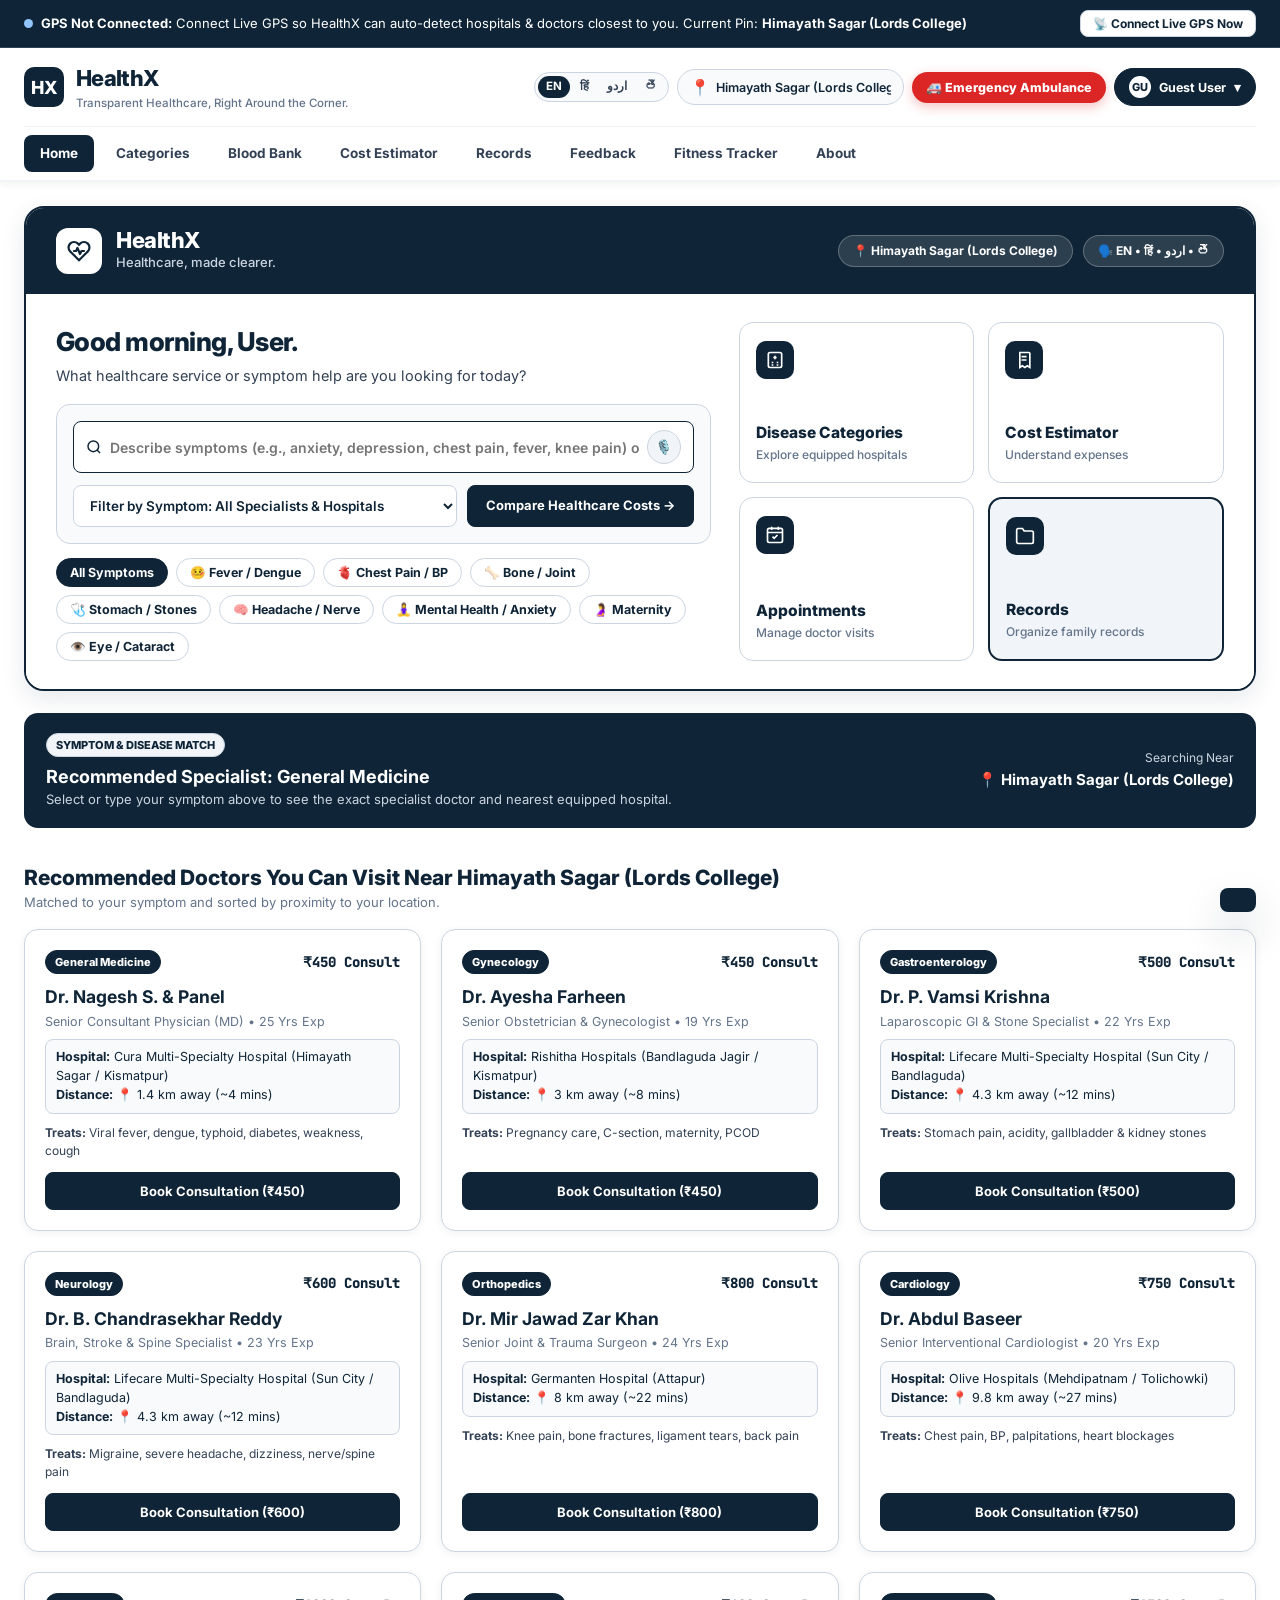
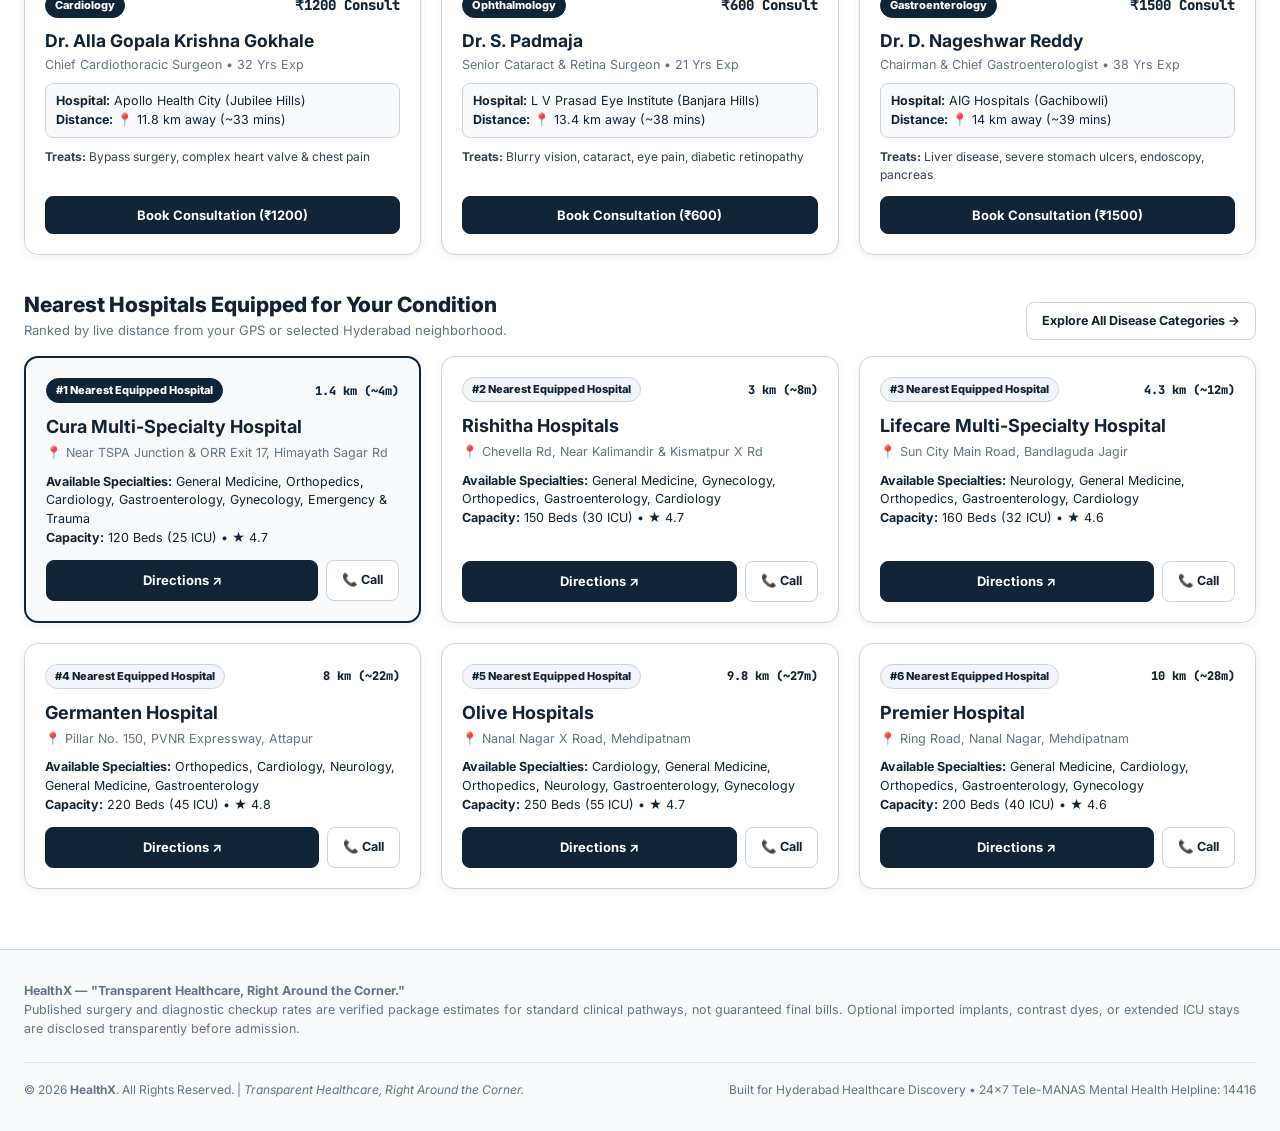
<file: index.html>
<!DOCTYPE html>
<html lang="en">
<head>
  <meta charset="UTF-8" />
  <meta name="viewport" content="width=device-width, initial-scale=1.0" />
  <title>HealthX | Hyderabad's All-In-One Health App</title>
  <link href="https://fonts.googleapis.com/css2?family=Inter:wght@400;500;600;700;800&family=JetBrains+Mono:wght@500;700&display=swap" rel="stylesheet">
  <link rel="stylesheet" href="./styles.css" />
</head>
<body>

  <!-- GPS AUTO-CONNECT PROMPT BAR -->
  <div class="gps-prompt-banner">
    <div class="gps-prompt-inner">
      <div id="gpsBannerText">
        <span class="gps-status-dot"></span><strong>GPS Not Connected:</strong> Connect Live GPS to auto-detect the nearest doctors and hospitals around you.
      </div>
      <button id="gpsConnectBtn" class="btn-outline" style="padding:5px 12px;font-size:12px;" onclick="connectLiveGPS(false)">
        📡 Connect Live GPS Now
      </button>
    </div>
  </div>

  <!-- HEADER -->
  <header class="navbar">
    <div class="container">
      <div class="navbar-top">
        <a href="./index.html" class="brand">
<span class="brand-mark">HX</span>
          <span>
            <span class="brand-title">HealthX</span>
            <span class="brand-sub">Transparent Healthcare, Right Around the Corner.</span>
          </span>
        </a>

        <div class="header-controls">
          <!-- Compact Language Switcher (EN | हिं | اردو | తె) -->
          <div id="headerLangSwitcher" class="lang-mini-pill" role="group" aria-label="Language Switcher">
            <button type="button" class="lang-mini-btn active" data-lang="en" onclick="setSiteLanguage('en')" title="English">EN</button>
            <button type="button" class="lang-mini-btn" data-lang="hi" onclick="setSiteLanguage('hi')" title="Hindi">हिं</button>
            <button type="button" class="lang-mini-btn" data-lang="ur" onclick="setSiteLanguage('ur')" title="Urdu">اردو</button>
            <button type="button" class="lang-mini-btn" data-lang="te" onclick="setSiteLanguage('te')" title="Telugu">తె</button>
          </div>

          <!-- Location Auto-Correct Input -->
          <div class="location-box" title="Type your Hyderabad area (auto-completes)">
            <span>📍</span>
            <input id="headerLocationInput" type="text" placeholder="Type area (e.g. Attapur, Mehdipatnam)" oninput="handleLocationTyping(this.value)" onfocus="handleLocationTyping(this.value)" />
            <div id="locSuggestionsBox" class="loc-suggestions"></div>
          </div>

          <!-- ONLY RED FEATURE: EMERGENCY AMBULANCE -->
          <button type="button" class="btn-ambulance" onclick="openAmbulanceModal()" data-i18n="ambulanceBtn">
            🚑 Emergency Ambulance
          </button>

          <!-- Top-Right Compact Login / Guest / National ID Menu -->
          <div class="profile-menu-wrap">
            <button type="button" class="profile-trigger-btn" onclick="toggleProfileDropdown()">
              <span id="profileAvatarMini" class="profile-avatar-mini">SZ</span>
              <span id="profileBtnLabel">User</span>
              <span>▾</span>
            </button>
            <div id="profileDropdown" class="profile-dropdown"></div>
          </div>
        </div>
      </div>

      <!-- Navigation Bar -->
      <nav class="nav-links" aria-label="Primary Navigation">
        <a href="./index.html" class="nav-link active" data-i18n="navHome">Home</a>
        <a href="./categories.html" class="nav-link" data-i18n="navCategories">Categories</a>
        <a href="./bloodbank.html" class="nav-link" data-i18n="navBlood">Blood Bank</a>
        <a href="./costs.html" class="nav-link" data-i18n="navCosts">Cost Estimator</a>
        <a href="./locker.html" class="nav-link" data-i18n="navRecords">Records</a>
        <a href="./feedback.html" class="nav-link" data-i18n="navFeedback">Feedback</a>
       <a href="./fitness.html" class="nav-link">Fitness Tracker</a>
     <a href="./about.html" class="nav-link" data-i18n="navAbout">About</a>
      </nav>
    </div>
  </header>


  <main class="container">




    <!-- PC EXECUTIVE COMMAND CENTER -->
    <section class="pc-command-hub" aria-label="HealthX PC Command Center">
      <div class="pc-hub-banner">
        <div class="pc-hub-brand">
          <div class="pc-hub-logo">
            <svg width="24" height="24" viewBox="0 0 24 24" fill="none" stroke="currentColor" stroke-width="2.2">
              <path d="M20.84 4.61a5.5 5.5 0 0 0-7.78 0L12 5.67l-1.06-1.06a5.5 5.5 0 0 0-7.78 7.78l1.06 1.06L12 21.23l7.78-7.78 1.06-1.06a5.5 5.5 0 0 0 0-7.78z"/>
              <path d="M7 12h2l1.5-3 2.5 6 1.5-3H17" stroke-linecap="round" stroke-linejoin="round"/>
            </svg>
          </div>
          <div>
            <div class="pc-hub-title">HealthX</div>
            <div class="pc-hub-sub">Healthcare, made clearer.</div>
          </div>
        </div>

        <div class="pc-hub-badges">
          <span class="pc-pill-badge">📍 <span class="active-zone-label">Himayath Sagar (Lords College)</span></span>
          <span class="pc-pill-badge">🗣️ EN • हिं • اردو • తె</span>
        </div>
      </div>

      <!-- Main 2-Column PC Body -->
      <div class="pc-hub-body">
        <div>
          <h1 class="pc-greeting-title" id="pcGreetingHeading" data-i18n="greetingTitle">Good morning, User.</h1>
          <p class="pc-greeting-sub" data-i18n="greetingSub">What healthcare service or symptom help are you looking for today?</p>

          <div class="pc-search-card">
            <div class="pc-search-input-wrap">
              <svg width="18" height="18" viewBox="0 0 24 24" fill="none" stroke="#0F2537" stroke-width="2.2">
                <circle cx="11" cy="11" r="8"/><path d="M21 21l-4.35-4.35"/>
              </svg>
              <input
                id="symptomInput"
                type="text"
                data-i18n-placeholder="symptomPlaceholder"
                placeholder="Describe symptoms (e.g., anxiety, depression, chest pain, fever, knee pain) or search hospitals..."
                oninput="renderSymptomMatches()"
              />
              <button type="button" id="clearSymptomBtn" class="pc-clear-btn" onclick="clearSymptomSearch()" title="Clear search">✕</button>
              <button type="button" class="pc-mic-btn" onclick="startPCVoiceSearch()" title="Voice Search">
                🎙️
              </button>
            </div>

            <div class="pc-search-actions-row">
              <select id="symptomCategorySelect" class="select-std" onchange="selectSymptomChip(this.value)">
                <option value="ALL">Filter by Symptom: All Specialists &amp; Hospitals</option>
                <option value="FEVER">High Fever / Dengue / Cough / Weakness</option>
                <option value="HEART">Chest Pain / Breathlessness / High BP</option>
                <option value="ORTHO">Knee Pain / Bone Fracture / Back Pain</option>
                <option value="GASTRO">Stomach Pain / Gallstones / Kidney Stones</option>
                <option value="NEURO">Severe Headache / Migraine / Spine</option>
                <option value="PSYCH">Anxiety / Depression / Panic / Sleep / Stress (Psychiatry)</option>
                <option value="GYNEC">Pregnancy / Maternity Care</option>
                <option value="EYE">Blurry Vision / Cataract</option>
              </select>

              <a href="./costs.html" class="btn-navy" style="white-space:nowrap;" data-i18n="compareBtn">
                Compare Healthcare Costs →
              </a>
            </div>
          </div>

          <!-- Quick Symptom Filter Chips (Now includes Mental Health / Psychiatric) -->
          <div class="symptom-chips" style="margin-top:14px;">
            <button class="sym-chip active" data-sym="ALL" data-i18n="chipAll" onclick="selectSymptomChip('ALL')">All Symptoms</button>
            <button class="sym-chip" data-sym="FEVER" data-i18n="chipFever" onclick="selectSymptomChip('FEVER')">🤒 Fever / Dengue</button>
            <button class="sym-chip" data-sym="HEART" data-i18n="chipHeart" onclick="selectSymptomChip('HEART')">🫀 Chest Pain / BP</button>
            <button class="sym-chip" data-sym="ORTHO" data-i18n="chipOrtho" onclick="selectSymptomChip('ORTHO')">🦴 Bone / Joint</button>
            <button class="sym-chip" data-sym="GASTRO" data-i18n="chipGastro" onclick="selectSymptomChip('GASTRO')">🩺 Stomach / Stones</button>
            <button class="sym-chip" data-sym="NEURO" data-i18n="chipNeuro" onclick="selectSymptomChip('NEURO')">🧠 Headache / Nerve</button>
            <button class="sym-chip" data-sym="PSYCH" data-i18n="chipPsych" onclick="selectSymptomChip('PSYCH')">🧘‍♀️ Mental Health / Anxiety</button>
            <button class="sym-chip" data-sym="GYNEC" data-i18n="chipGynec" onclick="selectSymptomChip('GYNEC')">🤰 Maternity</button>
            <button class="sym-chip" data-sym="EYE" data-i18n="chipEye" onclick="selectSymptomChip('EYE')">👁️ Eye / Cataract</button>
          </div>
        </div>

        <!-- Right Column: 4 Crisp Navy & White Quick-Action Tiles -->
        <div class="pc-tiles-grid">
          <a href="./categories.html" class="pc-action-tile">
            <div class="pc-tile-icon">
              <svg width="20" height="20" viewBox="0 0 24 24" fill="none" stroke="currentColor" stroke-width="2">
                <rect x="4" y="3" width="16" height="18" rx="2"/><path d="M12 7v4M10 9h4M8 15h2M14 15h2M8 18h2M14 18h2"/>
              </svg>
            </div>
            <div>
              <div class="pc-tile-title" data-i18n="tileCatTitle">Disease Categories</div>
              <div class="pc-tile-sub" data-i18n="tileCatSub">Explore equipped hospitals</div>
            </div>
          </a>

          <a href="./costs.html" class="pc-action-tile">
            <div class="pc-tile-icon">
              <svg width="20" height="20" viewBox="0 0 24 24" fill="none" stroke="currentColor" stroke-width="2">
                <path d="M6 3h12a1 1 0 0 1 1 1v17l-3-2-3 2-3-2-3 2V4a1 1 0 0 1 1-1z"/><path d="M9 8h6M9 12h6"/>
              </svg>
            </div>
            <div>
              <div class="pc-tile-title" data-i18n="tileCostTitle">Cost Estimator</div>
              <div class="pc-tile-sub" data-i18n="tileCostSub">Understand expenses</div>
            </div>
          </a>

          <a href="#recommendedDoctorsSection" class="pc-action-tile">
            <div class="pc-tile-icon">
              <svg width="20" height="20" viewBox="0 0 24 24" fill="none" stroke="currentColor" stroke-width="2">
                <rect x="3" y="4" width="18" height="17" rx="2"/><path d="M16 2v4M8 2v4M3 9h18M9 14l2 2 4-4"/>
              </svg>
            </div>
            <div>
              <div class="pc-tile-title" data-i18n="tileApptTitle">Appointments</div>
              <div class="pc-tile-sub" data-i18n="tileApptSub">Manage doctor visits</div>
            </div>
          </a>

          <a href="./locker.html" class="pc-action-tile featured">
            <div class="pc-tile-icon">
              <svg width="20" height="20" viewBox="0 0 24 24" fill="none" stroke="currentColor" stroke-width="2">
                <path d="M22 19a2 2 0 0 1-2 2H4a2 2 0 0 1-2-2V5a2 2 0 0 1 2-2h5l2 3h9a2 2 0 0 1 2 2z"/>
              </svg>
            </div>
            <div>
              <div class="pc-tile-title" data-i18n="tileRecTitle">Records</div>
              <div class="pc-tile-sub" data-i18n="tileRecSub">Organize family records</div>
            </div>
          </a>
        </div>
      </div>
    </section>

    <!-- DYNAMIC SPECIALIST RECOMMENDATION BANNER -->
    <div id="symptomRecommendationBanner" class="recommendation-banner"></div>

    <!-- 1. RECOMMENDED DOCTORS TO VISIT -->
    <section id="recommendedDoctorsSection">
      <div class="section-header">
        <div>
          <h2><span data-i18n="secDocTitle">Recommended Doctors You Can Visit Near</span> <span class="active-zone-label">Himayath Sagar</span></h2>
          <p data-i18n="secDocSub">Matched to your symptom and sorted by proximity to your location.</p>
        </div>
      </div>
      <div id="homeSymptomDoctorsGrid" class="grid-3"></div>
    </section>

    <!-- 2. NEAREST HOSPITALS EQUIPPED FOR THIS SYMPTOM -->
    <section>
      <div class="section-header">
        <div>
          <h2 data-i18n="secHospTitle">Nearest Hospitals Equipped for Your Condition</h2>
          <p data-i18n="secHospSub">Ranked by live distance from your GPS or selected Hyderabad neighborhood.</p>
        </div>
        <a href="./categories.html" class="btn-outline">Explore All Disease Categories →</a>
      </div>
      <div id="homeSymptomHospitalsGrid" class="grid-3"></div>
    </section>
  </main>

  <!-- MODAL & TOAST -->
  <div id="appModal" class="modal-backdrop" onclick="if(event.target===this) closeModal()">
    <div id="appModalContent" class="modal-box"></div>
  </div>
  <div id="toastBox" class="toast"></div>

  <footer>
    <div class="container">
      <div>
        <strong class="footer-brand">HealthX — "Transparent Healthcare, Right Around the Corner."</strong>
        <p class="footer-note">Published surgery and diagnostic checkup rates are verified package estimates for standard clinical pathways, not guaranteed final bills. Optional imported implants, contrast dyes, or extended ICU stays are disclosed transparently before admission.</p>
      </div>
      <div style="margin-top: 24px; padding-top: 18px; border-top: 1px solid #E2E8F0; display: flex; justify-content: space-between; align-items: center; flex-wrap: wrap; gap: 12px; font-size: 12px; color: #64748B;">
        <div>
          &copy; 2026 <strong>HealthX</strong>. All Rights Reserved. | <em>Transparent Healthcare, Right Around the Corner.</em>
        </div>
        <div>
          Built for Hyderabad Healthcare Discovery • 24x7 Tele-MANAS Mental Health Helpline: 14416
        </div>
      </div>
    </div>
  </footer>

  <script src="./app.js"></script>
  <script>
    function startPCVoiceSearch() {
      const SpeechRec = window.SpeechRecognition || window.webkitSpeechRecognition;
      if (!SpeechRec) {
        document.getElementById("symptomInput").value = "anxiety";
        renderSymptomMatches();
        showToast("Voice simulated: Matching specialists for 'anxiety'");
        return;
      }
      const rec = new SpeechRec();
      const langMap = { en: "en-IN", hi: "hi-IN", ur: "ur-IN", te: "te-IN" };
      rec.lang = langMap[currentLang] || "en-IN";
      showToast("🎙️ Listening... Speak your symptom in English, Hindi, Urdu, or Telugu.");
      rec.onresult = e => {
        const text = e.results[0][0].transcript;
        document.getElementById("symptomInput").value = text;
        renderSymptomMatches();
        showToast(`🎙️ Searching for: "${text}"`);
      };
      rec.start();
    }
  </script>
</body>
</html>
</file>
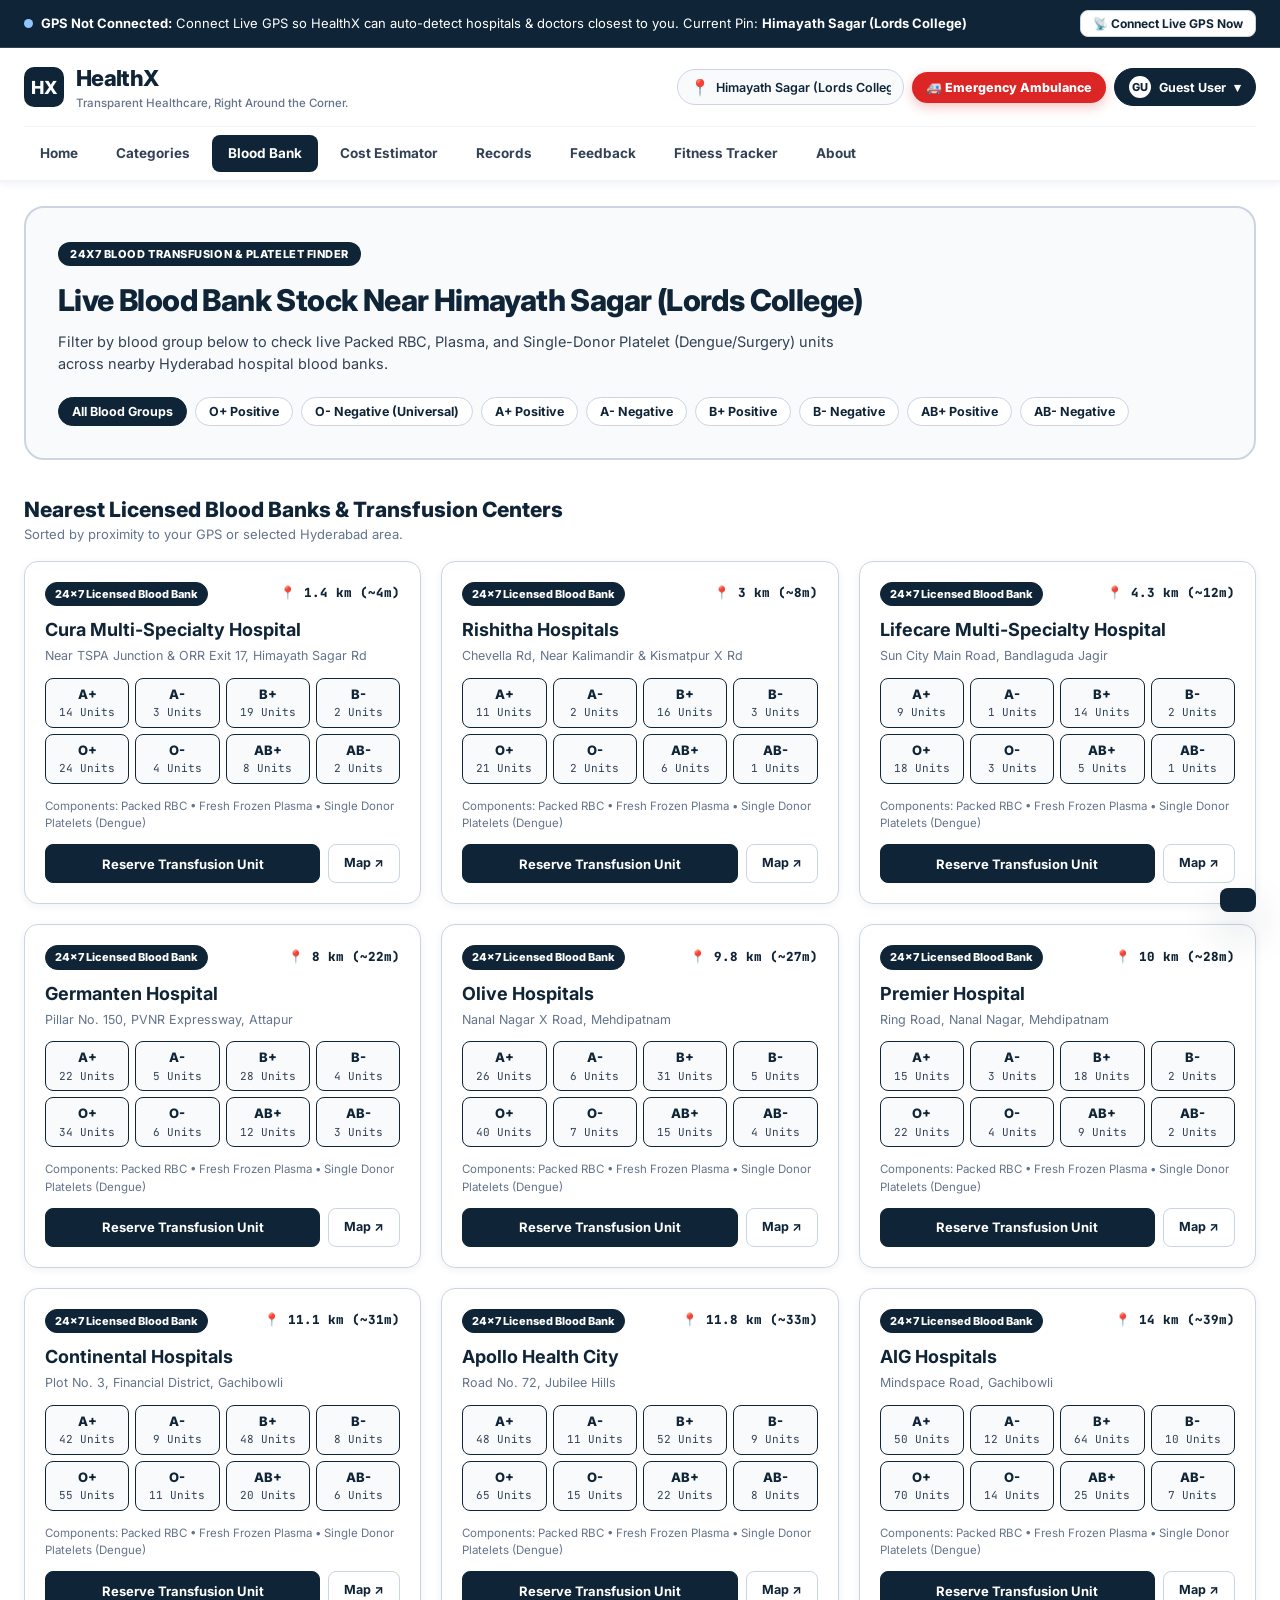
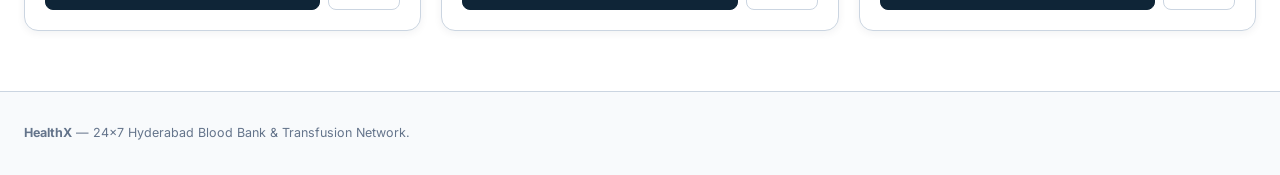
<file: bloodbank.html>
<!DOCTYPE html>
<html lang="en">
<head>
  <meta charset="UTF-8" />
  <meta name="viewport" content="width=device-width, initial-scale=1.0" />
  <title>HealthX | Blood Bank & Transfusion Finder Near You</title>
  <link href="https://fonts.googleapis.com/css2?family=Inter:wght@400;500;600;700;800&family=JetBrains+Mono:wght@500;700&display=swap" rel="stylesheet">
  <link rel="stylesheet" href="./styles.css" />
</head>
<body>

  <div class="gps-prompt-banner">
    <div class="gps-prompt-inner">
      <div id="gpsBannerText"></div>
      <button id="gpsConnectBtn" class="btn-outline" style="padding:5px 12px;font-size:12px;" onclick="connectLiveGPS(false)">📡 Connect Live GPS</button>
    </div>
  </div>

  <header class="navbar">
    <div class="container">
      <div class="navbar-top">
        <a href="./index.html" class="brand">
          <span class="brand-mark">HX</span>
          <span>
            <span class="brand-title">HealthX</span>
            <span class="brand-sub">Transparent Healthcare, Right Around the Corner.</span>
          </span>
        </a>
        <div class="header-controls">
          <div class="location-box">
            <span>📍</span>
            <input id="headerLocationInput" type="text" placeholder="Type area..." oninput="handleLocationTyping(this.value)" onfocus="handleLocationTyping(this.value)" />
            <div id="locSuggestionsBox" class="loc-suggestions"></div>
          </div>
          <button type="button" class="btn-ambulance" onclick="openAmbulanceModal()">🚑 Emergency Ambulance</button>
          <div class="profile-menu-wrap">
            <button type="button" class="profile-trigger-btn" onclick="toggleProfileDropdown()">
              <span id="profileAvatarMini" class="profile-avatar-mini">GU</span>
              <span id="profileBtnLabel">Guest User</span>
              <span>▾</span>
            </button>
            <div id="profileDropdown" class="profile-dropdown"></div>
          </div>
        </div>
      </div>

      <nav class="nav-links">
        <a href="./index.html" class="nav-link">Home</a>
        <a href="./categories.html" class="nav-link">Categories</a>
        <a href="./bloodbank.html" class="nav-link active">Blood Bank</a>
        <a href="./costs.html" class="nav-link">Cost Estimator</a>
        <a href="./locker.html" class="nav-link">Records</a>
        <a href="./feedback.html" class="nav-link">Feedback</a>
        <a href="./fitness.html" class="nav-link">Fitness Tracker</a>
        <a href="./about.html" class="nav-link" data-i18n="navAbout">About</a>
      </nav>
    </div>
  </header>

  <main class="container">
    <section class="hero-clean">
      <span class="hero-kicker">24x7 BLOOD TRANSFUSION &amp; PLATELET FINDER</span>
      <h1>Live Blood Bank Stock Near <span class="active-zone-label">Himayath Sagar</span></h1>
      <p>Filter by blood group below to check live Packed RBC, Plasma, and Single-Donor Platelet (Dengue/Surgery) units across nearby Hyderabad hospital blood banks.</p>

      <div class="symptom-chips">
        <button class="sym-chip bg-chip active" onclick="selectBloodGroupFilter('ALL', this)">All Blood Groups</button>
        <button class="sym-chip bg-chip" onclick="selectBloodGroupFilter('O+', this)">O+ Positive</button>
        <button class="sym-chip bg-chip" onclick="selectBloodGroupFilter('O-', this)">O- Negative (Universal)</button>
        <button class="sym-chip bg-chip" onclick="selectBloodGroupFilter('A+', this)">A+ Positive</button>
        <button class="sym-chip bg-chip" onclick="selectBloodGroupFilter('A-', this)">A- Negative</button>
        <button class="sym-chip bg-chip" onclick="selectBloodGroupFilter('B+', this)">B+ Positive</button>
        <button class="sym-chip bg-chip" onclick="selectBloodGroupFilter('B-', this)">B- Negative</button>
        <button class="sym-chip bg-chip" onclick="selectBloodGroupFilter('AB+', this)">AB+ Positive</button>
        <button class="sym-chip bg-chip" onclick="selectBloodGroupFilter('AB-', this)">AB- Negative</button>
      </div>
    </section>

    <section>
      <div class="section-header">
        <div>
          <h2>Nearest Licensed Blood Banks &amp; Transfusion Centers</h2>
          <p>Sorted by proximity to your GPS or selected Hyderabad area.</p>
        </div>
      </div>
      <div id="bloodBankGrid" class="grid-3"></div>
    </section>
  </main>

  <div id="appModal" class="modal-backdrop" onclick="if(event.target===this) closeModal()">
    <div id="appModalContent" class="modal-box"></div>
  </div>
  <div id="toastBox" class="toast"></div>

  <footer>
    <div class="container"><strong>HealthX</strong> — 24x7 Hyderabad Blood Bank &amp; Transfusion Network.</div>
  </footer>

  <script src="./app.js"></script>
</body>
</html>
</file>
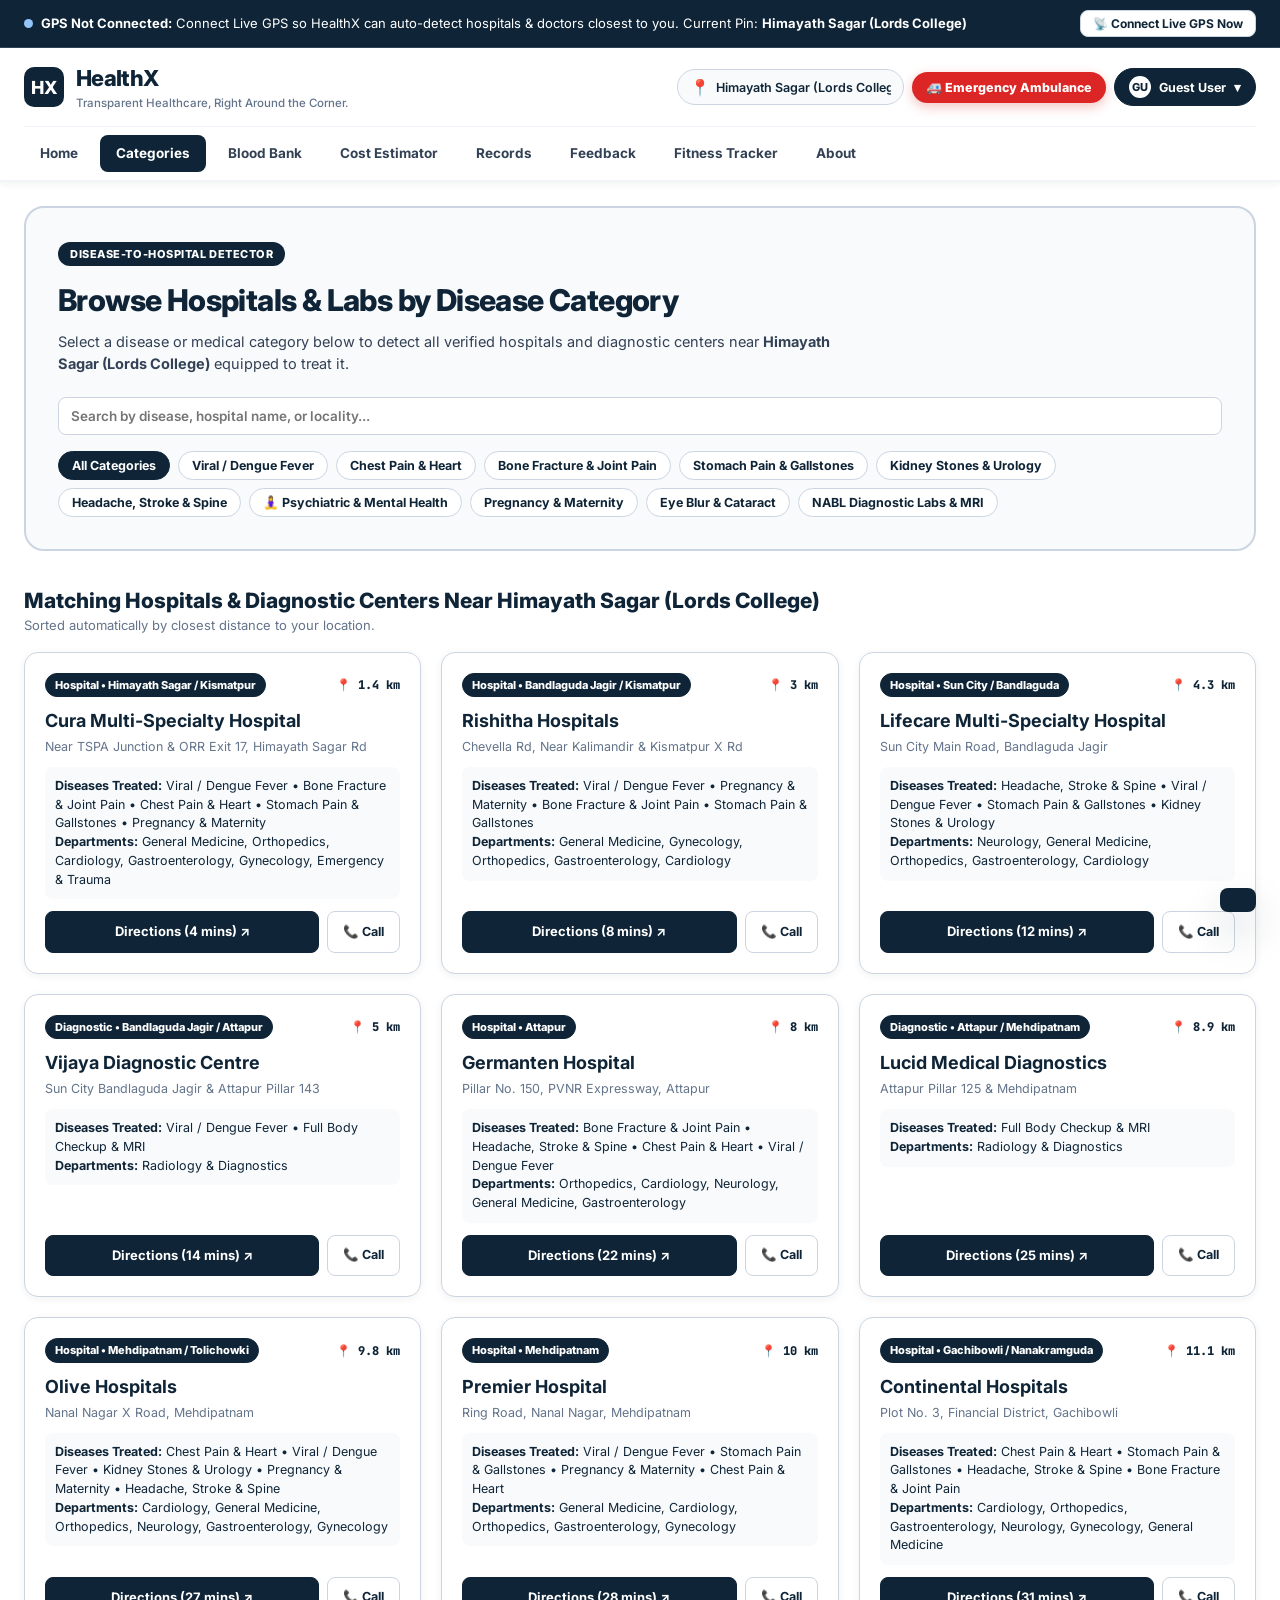
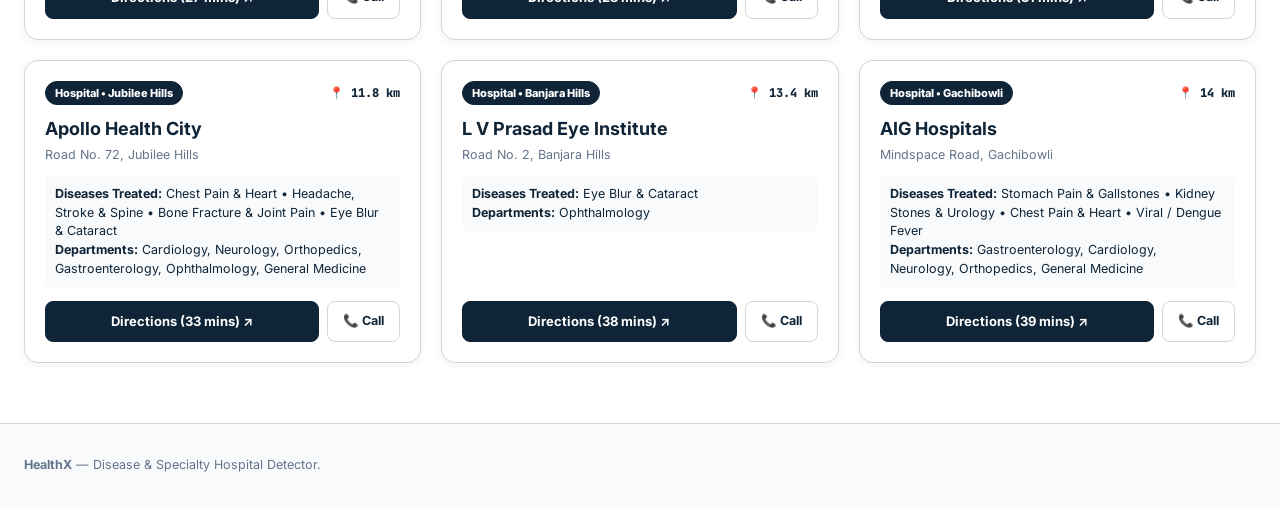
<file: categories.html>
<!DOCTYPE html>
<html lang="en">
<head>
  <meta charset="UTF-8" />
  <meta name="viewport" content="width=device-width, initial-scale=1.0" />
  <title>HealthX | Categories — Hospital Detector by Disease</title>
  <link href="https://fonts.googleapis.com/css2?family=Inter:wght@400;500;600;700;800&family=JetBrains+Mono:wght@500;700&display=swap" rel="stylesheet">
  <link rel="stylesheet" href="./styles.css" />
</head>
<body>

  <div class="gps-prompt-banner">
    <div class="gps-prompt-inner">
      <div id="gpsBannerText"></div>
      <button id="gpsConnectBtn" class="btn-outline" style="padding:5px 12px;font-size:12px;" onclick="connectLiveGPS(false)">📡 Connect Live GPS</button>
    </div>
  </div>

  <header class="navbar">
    <div class="container">
      <div class="navbar-top">
        <a href="./index.html" class="brand">
          <span class="brand-mark">HX</span>
          <span>
            <span class="brand-title">HealthX</span>
            <span class="brand-sub">Transparent Healthcare, Right Around the Corner.</span>
          </span>
        </a>
        <div class="header-controls">
          <div class="location-box">
            <span>📍</span>
            <input id="headerLocationInput" type="text" placeholder="Type area..." oninput="handleLocationTyping(this.value)" onfocus="handleLocationTyping(this.value)" />
            <div id="locSuggestionsBox" class="loc-suggestions"></div>
          </div>
          <button type="button" class="btn-ambulance" onclick="openAmbulanceModal()">🚑 Emergency Ambulance</button>
          <div class="profile-menu-wrap">
            <button type="button" class="profile-trigger-btn" onclick="toggleProfileDropdown()">
              <span id="profileAvatarMini" class="profile-avatar-mini">GU</span>
              <span id="profileBtnLabel">Guest User</span>
              <span>▾</span>
            </button>
            <div id="profileDropdown" class="profile-dropdown"></div>
          </div>
        </div>
      </div>

      <nav class="nav-links">
        <a href="./index.html" class="nav-link">Home </a>
        <a href="./categories.html" class="nav-link active">Categories</a>
        <a href="./bloodbank.html" class="nav-link">Blood Bank</a>
        <a href="./costs.html" class="nav-link">Cost Estimator</a>
        <a href="./locker.html" class="nav-link">Records</a>
        <a href="./feedback.html" class="nav-link">Feedback</a>
        <a href="./fitness.html" class="nav-link">Fitness Tracker</a>
       <a href="./about.html" class="nav-link" data-i18n="navAbout">About</a>
      </nav>
    </div>
  </header>

  <main class="container">
    <section class="hero-clean">
      <span class="hero-kicker">DISEASE-TO-HOSPITAL DETECTOR</span>
      <h1>Browse Hospitals &amp; Labs by Disease Category</h1>
      <p>Select a disease or medical category below to detect all verified hospitals and diagnostic centers near <strong class="active-zone-label">Himayath Sagar</strong> equipped to treat it.</p>

      <input id="catSearchInput" class="input-std" placeholder="Search by disease, hospital name, or locality..." oninput="renderCategoryHospitals()" />

      <div class="symptom-chips">
        <button class="sym-chip disease-cat-btn active" onclick="filterByDiseaseCategory('ALL', this)">All Categories</button>
        <button class="sym-chip disease-cat-btn" onclick="filterByDiseaseCategory('Viral / Dengue Fever', this)">Viral / Dengue Fever</button>
        <button class="sym-chip disease-cat-btn" onclick="filterByDiseaseCategory('Chest Pain & Heart', this)">Chest Pain &amp; Heart</button>
        <button class="sym-chip disease-cat-btn" onclick="filterByDiseaseCategory('Bone Fracture & Joint Pain', this)">Bone Fracture &amp; Joint Pain</button>
        <button class="sym-chip disease-cat-btn" onclick="filterByDiseaseCategory('Stomach Pain & Gallstones', this)">Stomach Pain &amp; Gallstones</button>
        <button class="sym-chip disease-cat-btn" onclick="filterByDiseaseCategory('Kidney Stones & Urology', this)">Kidney Stones &amp; Urology</button>
        <button class="sym-chip disease-cat-btn" onclick="filterByDiseaseCategory('Headache, Stroke & Spine', this)">Headache, Stroke &amp; Spine</button>
        <button class="sym-chip disease-cat-btn" onclick="filterByDiseaseCategory('Psychiatric & Mental Health', this)">🧘‍♀️ Psychiatric &amp; Mental Health</button>
        <button class="sym-chip disease-cat-btn" onclick="filterByDiseaseCategory('Pregnancy & Maternity', this)">Pregnancy &amp; Maternity</button>
        <button class="sym-chip disease-cat-btn" onclick="filterByDiseaseCategory('Eye Blur & Cataract', this)">Eye Blur &amp; Cataract</button>
        <button class="sym-chip disease-cat-btn" onclick="filterByDiseaseCategory('Full Body Checkup & MRI', this)">NABL Diagnostic Labs &amp; MRI</button>
      </div>
    </section>

    <section>
      <div class="section-header">
        <div>
          <h2>Matching Hospitals &amp; Diagnostic Centers Near <span class="active-zone-label">Himayath Sagar</span></h2>
          <p>Sorted automatically by closest distance to your location.</p>
        </div>
      </div>
      <div id="categoryHospitalsGrid" class="grid-3"></div>
    </section>
  </main>

  <div id="appModal" class="modal-backdrop" onclick="if(event.target===this) closeModal()">
    <div id="appModalContent" class="modal-box"></div>
  </div>
  <div id="toastBox" class="toast"></div>

  <footer>
    <div class="container"><strong>HealthX</strong> — Disease &amp; Specialty Hospital Detector.</div>
  </footer>

  <script src="./app.js"></script>
</body>
</html>
</file>
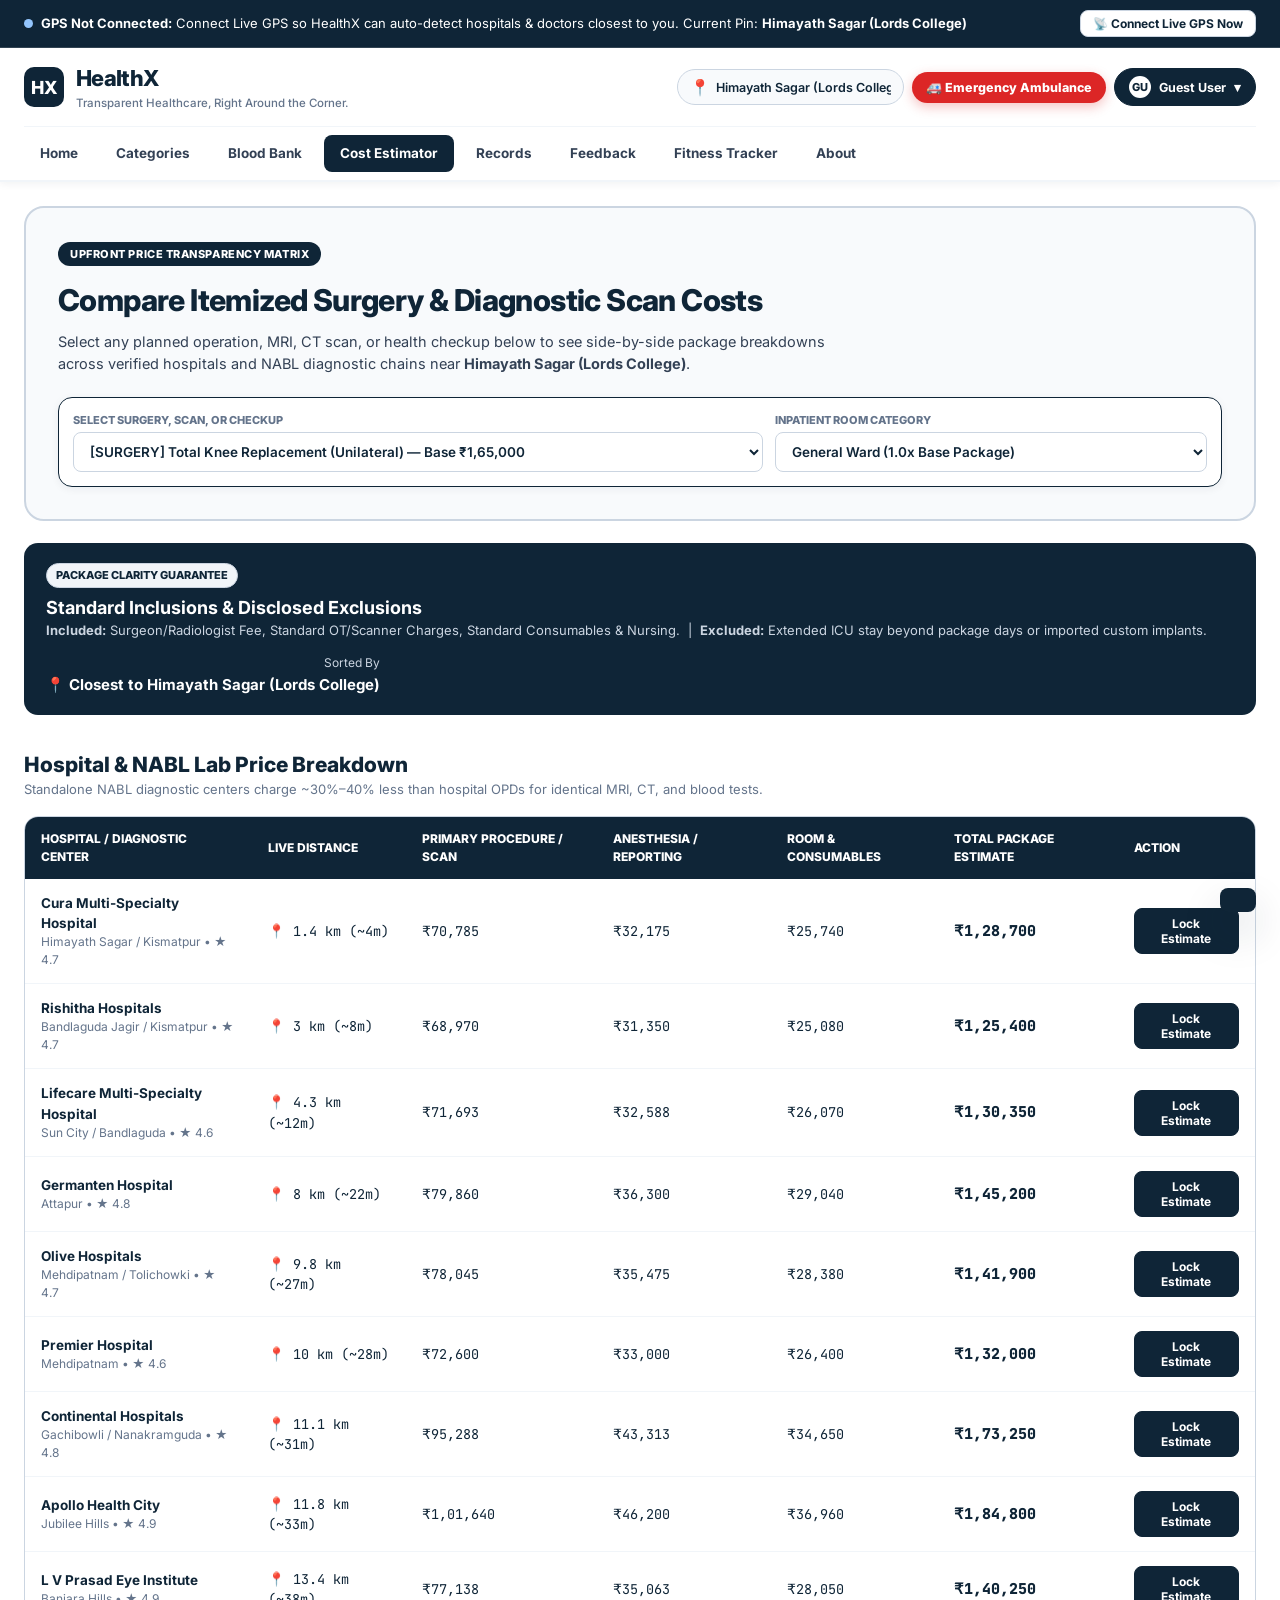
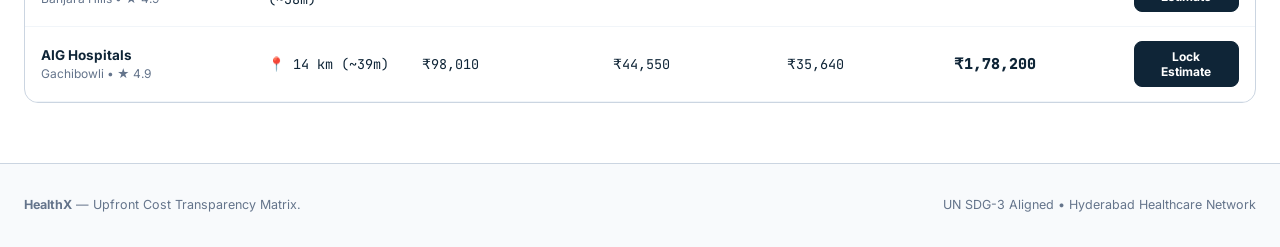
<file: costs.html>
<!DOCTYPE html>
<html lang="en">
<head>
  <meta charset="UTF-8" />
  <meta name="viewport" content="width=device-width, initial-scale=1.0" />
  <title>HealthX | Surgery & Scan Cost Estimator</title>
  <link href="https://fonts.googleapis.com/css2?family=Inter:wght@400;500;600;700;800&family=JetBrains+Mono:wght@500;700&display=swap" rel="stylesheet">
  <link rel="stylesheet" href="./styles.css" />
</head>
<body>

  <!-- GPS AUTO-CONNECT PROMPT BAR -->
  <div class="gps-prompt-banner">
    <div class="gps-prompt-inner">
      <div id="gpsBannerText">
        <span class="gps-status-dot"></span><strong>GPS Not Connected:</strong> Connect Live GPS to auto-detect the nearest hospitals and diagnostic labs around you.
      </div>
      <button id="gpsConnectBtn" class="btn-outline" style="padding:5px 12px;font-size:12px;" onclick="connectLiveGPS(false)">
        📡 Connect Live GPS Now
      </button>
    </div>
  </div>

  <!-- HEADER -->
  <header class="navbar">
    <div class="container">
      <div class="navbar-top">
        <a href="./index.html" class="brand">
          <span class="brand-mark">HX</span>
          <span>
            <span class="brand-title">HealthX</span>
            <span class="brand-sub">Transparent Healthcare, Right Around the Corner.</span>
          </span>
        </a>

        <div class="header-controls">
          <!-- Location Auto-Correct Input -->
          <div class="location-box" title="Type your Hyderabad area (auto-completes)">
            <span>📍</span>
            <input id="headerLocationInput" type="text" placeholder="Type area (e.g. Attapur, Mehdipatnam)" oninput="handleLocationTyping(this.value)" onfocus="handleLocationTyping(this.value)" />
            <div id="locSuggestionsBox" class="loc-suggestions"></div>
          </div>

          <!-- ONLY RED FEATURE: EMERGENCY AMBULANCE -->
          <button type="button" class="btn-ambulance" onclick="openAmbulanceModal()">
            🚑 Emergency Ambulance
          </button>

          <!-- Top-Right Compact Login / Guest / Aadhaar Menu -->
          <div class="profile-menu-wrap">
            <button type="button" class="profile-trigger-btn" onclick="toggleProfileDropdown()">
              <span id="profileAvatarMini" class="profile-avatar-mini">GU</span>
              <span id="profileBtnLabel">Guest User</span>
              <span>▾</span>
            </button>
            <div id="profileDropdown" class="profile-dropdown"></div>
          </div>
        </div>
      </div>

      <!-- Navigation Bar -->
      <nav class="nav-links" aria-label="Primary Navigation">
        <a href="./index.html" class="nav-link">Home</a>
        <a href="./categories.html" class="nav-link">Categories </a>
        <a href="./bloodbank.html" class="nav-link">Blood Bank</a>
        <a href="./costs.html" class="nav-link active">Cost Estimator</a>
        <a href="./locker.html" class="nav-link">Records</a>
        <a href="./feedback.html" class="nav-link">Feedback</a>
        <a href="./fitness.html" class="nav-link">Fitness Tracker</a>
     <a href="./about.html" class="nav-link" data-i18n="navAbout">About</a>
      </nav>
    </div>
  </header>

  <main class="container">
    <!-- CLEAN HERO FOR COST TRANSPARENCY -->
    <section class="hero-clean">
      <span class="hero-kicker">UPFRONT PRICE TRANSPARENCY MATRIX</span>
      <h1>Compare Itemized Surgery &amp; Diagnostic Scan Costs</h1>
      <p>Select any planned operation, MRI, CT scan, or health checkup below to see side-by-side package breakdowns across verified hospitals and NABL diagnostic chains near <strong class="active-zone-label">Himayath Sagar</strong>.</p>

      <div class="symptom-filter-bar" style="grid-template-columns: 1.6fr 1fr;">
        <div>
          <label style="font-size:11px;font-weight:800;text-transform:uppercase;color:var(--navy-muted);display:block;margin-bottom:4px;">Select Surgery, Scan, or Checkup</label>
          <select id="costProcSelect" class="select-std" onchange="renderCostEstimatorPage()"></select>
        </div>
        <div>
          <label style="font-size:11px;font-weight:800;text-transform:uppercase;color:var(--navy-muted);display:block;margin-bottom:4px;">Inpatient Room Category</label>
          <select id="costRoomTierSelect" class="select-std" onchange="updateCostRoomTier(this.value)">
            <option value="1">General Ward (1.0x Base Package)</option>
            <option value="1.22">Twin Sharing AC (1.22x)</option>
            <option value="1.48">Single Private AC Room (1.48x)</option>
            <option value="1.85">Deluxe Suite (1.85x)</option>
          </select>
        </div>
      </div>
    </section>

    <!-- PACKAGE INCLUSIONS & EXCLUSIONS BANNER -->
    <div class="recommendation-banner">
      <div>
        <span class="badge-navy" style="margin-bottom:6px;">PACKAGE CLARITY GUARANTEE</span>
        <h3>Standard Inclusions &amp; Disclosed Exclusions</h3>
        <p><strong>Included:</strong> Surgeon/Radiologist Fee, Standard OT/Scanner Charges, Standard Consumables &amp; Nursing. &nbsp;|&nbsp; <strong>Excluded:</strong> Extended ICU stay beyond package days or imported custom implants.</p>
      </div>
      <div style="text-align:right;">
        <div style="font-size:12px;color:#CBD5E1;">Sorted By</div>
        <strong style="font-size:15px;color:#FFFFFF;">📍 Closest to <span class="active-zone-label">Himayath Sagar</span></strong>
      </div>
    </div>

    <!-- SIDE-BY-SIDE COST TABLE -->
    <section>
      <div class="section-header">
        <div>
          <h2>Hospital &amp; NABL Lab Price Breakdown</h2>
          <p>Standalone NABL diagnostic centers charge ~30%–40% less than hospital OPDs for identical MRI, CT, and blood tests.</p>
        </div>
      </div>

      <div class="table-wrap">
        <table class="clean-table">
          <thead>
            <tr>
              <th>Hospital / Diagnostic Center</th>
              <th>Live Distance</th>
              <th>Primary Procedure / Scan</th>
              <th>Anesthesia / Reporting</th>
              <th>Room &amp; Consumables</th>
              <th>Total Package Estimate</th>
              <th>Action</th>
            </tr>
          </thead>
          <tbody id="costTableBody"></tbody>
        </table>
      </div>
    </section>
  </main>

  <!-- MODAL & TOAST -->
  <div id="appModal" class="modal-backdrop" onclick="if(event.target===this) closeModal()">
    <div id="appModalContent" class="modal-box"></div>
  </div>
  <div id="toastBox" class="toast"></div>

  <footer>
    <div class="container" style="display:flex;justify-content:space-between;flex-wrap:wrap;gap:12px;">
      <div><strong>HealthX</strong> — Upfront Cost Transparency Matrix.</div>
      <div>UN SDG-3 Aligned • Hyderabad Healthcare Network</div>
    </div>
  </footer>

  <script src="./app.js"></script>
  <script>
    // Optional Room Tier Multiplier Hook for costs.html
    function updateCostRoomTier(multVal) {
      const mult = parseFloat(multVal) || 1;
      const sel = document.getElementById("costProcSelect");
      const tbody = document.getElementById("costTableBody");
      if (!sel || !tbody) return;
      const proc = PROCEDURES.find(p => p.id === sel.value) || PROCEDURES[0];
      const providers = getProvidersSorted().filter(p => !(proc.category === "Surgery" && p.type === "Diagnostic"));
      tbody.innerHTML = providers.map(p => {
        const appliedMult = proc.category === "Surgery" ? mult : 1;
        const total = Math.round(proc.basePrice * p.priceMultiplier * appliedMult);
        return `
          <tr>
            <td>
              <strong>${escapeHTML(p.name)}</strong>
              <div style="font-size:12px;color:var(--navy-muted);">${escapeHTML(p.zone)} • ★ ${p.rating}</div>
            </td>
            <td class="mono">📍 ${p.distanceKm} km (~${p.driveMins}m)</td>
            <td class="mono">${formatINR(total * 0.55)}</td>
            <td class="mono">${formatINR(total * 0.25)}</td>
            <td class="mono">${formatINR(total * 0.20)}</td>
            <td class="mono" style="font-weight:800;font-size:15px;">${formatINR(total)}</td>
            <td>
              <button class="btn-navy" style="padding:7px 14px;font-size:12px;" onclick="showToast('Locked estimate of ${formatINR(total)} at ${escapeHTML(p.name)}')">
                Lock Estimate
              </button>
            </td>
          </tr>
        `;
      }).join("");
    }
  </script>
</body>
</html>
</file>
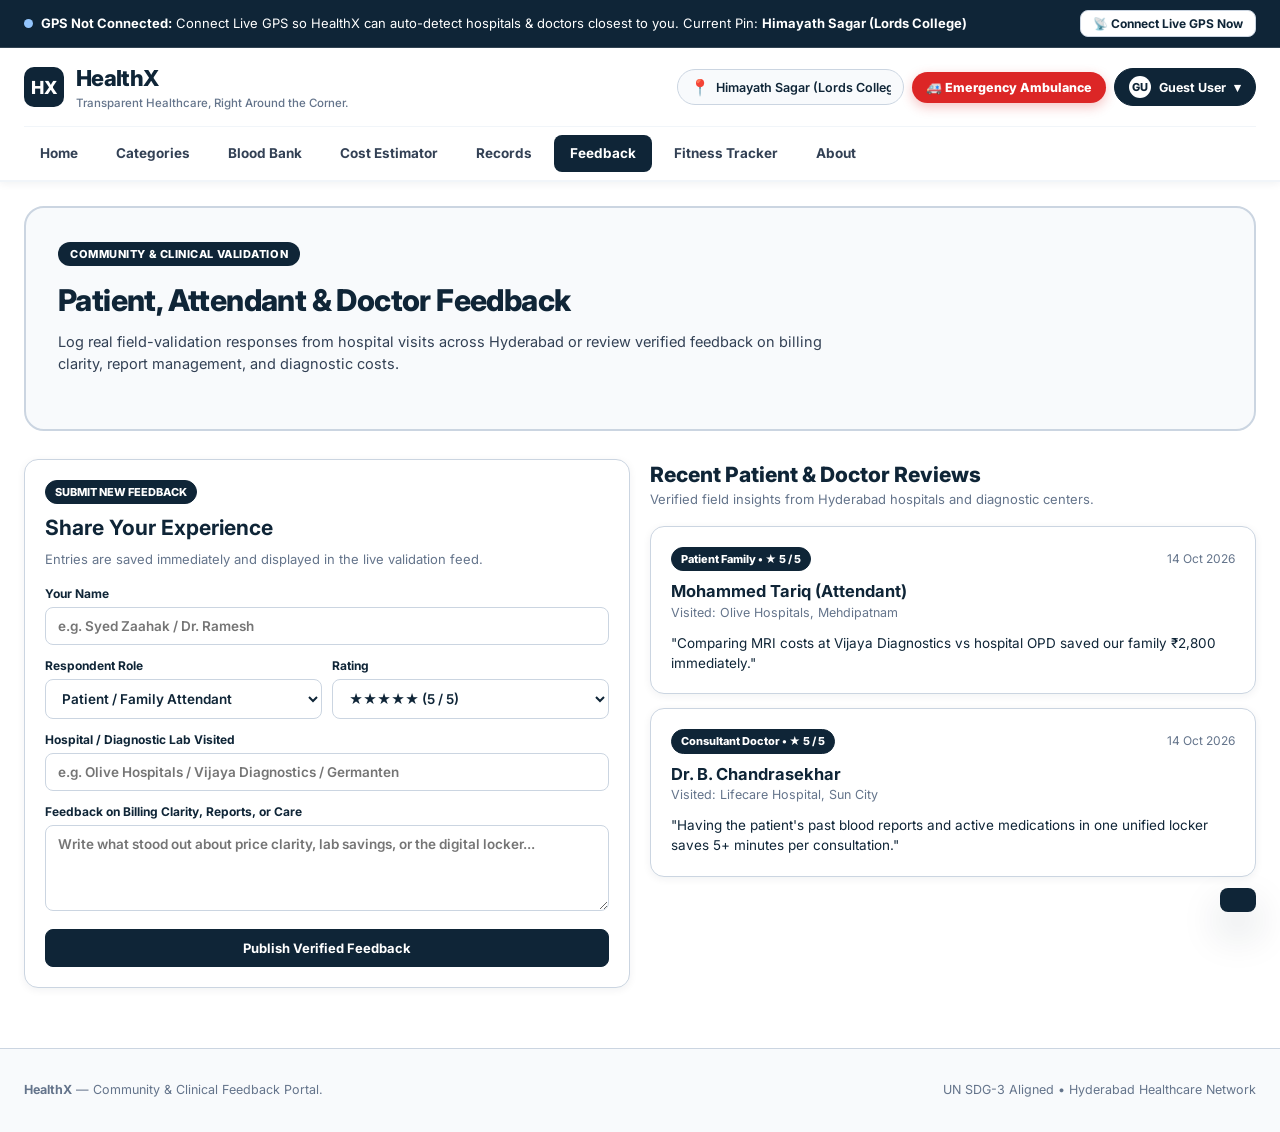
<file: feedback.html>
<!DOCTYPE html>
<html lang="en">
<head>
  <meta charset="UTF-8" />
  <meta name="viewport" content="width=device-width, initial-scale=1.0" />
  <title>HealthX | Patient & Doctor Feedback</title>
  <link href="https://fonts.googleapis.com/css2?family=Inter:wght@400;500;600;700;800&family=JetBrains+Mono:wght@500;700&display=swap" rel="stylesheet">
  <link rel="stylesheet" href="./styles.css" />
</head>
<body>

  <!-- GPS AUTO-CONNECT PROMPT BAR -->
  <div class="gps-prompt-banner">
    <div class="gps-prompt-inner">
      <div id="gpsBannerText">
        <span class="gps-status-dot"></span><strong>GPS Not Connected:</strong> Connect Live GPS to auto-detect the nearest doctors and hospitals around you.
      </div>
      <button id="gpsConnectBtn" class="btn-outline" style="padding:5px 12px;font-size:12px;" onclick="connectLiveGPS(false)">
        📡 Connect Live GPS Now
      </button>
    </div>
  </div>

  <!-- HEADER -->
  <header class="navbar">
    <div class="container">
      <div class="navbar-top">
        <a href="./index.html" class="brand">
          <span class="brand-mark">HX</span>
          <span>
            <span class="brand-title">HealthX</span>
            <span class="brand-sub">Transparent Healthcare, Right Around the Corner.</span>
          </span>
        </a>

        <div class="header-controls">
          <!-- Location Auto-Correct Input -->
          <div class="location-box" title="Type your Hyderabad area (auto-completes)">
            <span>📍</span>
            <input id="headerLocationInput" type="text" placeholder="Type area (e.g. Attapur, Mehdipatnam)" oninput="handleLocationTyping(this.value)" onfocus="handleLocationTyping(this.value)" />
            <div id="locSuggestionsBox" class="loc-suggestions"></div>
          </div>

          <!-- ONLY RED FEATURE: EMERGENCY AMBULANCE -->
          <button type="button" class="btn-ambulance" onclick="openAmbulanceModal()">
            🚑 Emergency Ambulance
          </button>

          <!-- Top-Right Compact Login / Guest / Aadhaar Menu -->
          <div class="profile-menu-wrap">
            <button type="button" class="profile-trigger-btn" onclick="toggleProfileDropdown()">
              <span id="profileAvatarMini" class="profile-avatar-mini">GU</span>
              <span id="profileBtnLabel">Guest User</span>
              <span>▾</span>
            </button>
            <div id="profileDropdown" class="profile-dropdown"></div>
          </div>
        </div>
      </div>

      <!-- Navigation Bar -->
      <nav class="nav-links" aria-label="Primary Navigation">
        <a href="./index.html" class="nav-link">Home </a>
        <a href="./categories.html" class="nav-link">Categories</a>
        <a href="./bloodbank.html" class="nav-link">Blood Bank</a>
        <a href="./costs.html" class="nav-link">Cost Estimator</a>
        <a href="./locker.html" class="nav-link">Records</a>
        <a href="./feedback.html" class="nav-link active">Feedback</a>
        <a href="./fitness.html" class="nav-link">Fitness Tracker</a>
     <a href="./about.html" class="nav-link" data-i18n="navAbout">About</a>
      

    </div>
  </header>

  <main class="container">
    <section class="hero-clean">
      <span class="hero-kicker">COMMUNITY &amp; CLINICAL VALIDATION</span>
      <h1>Patient, Attendant &amp; Doctor Feedback</h1>
      <p>Log real field-validation responses from hospital visits across Hyderabad or review verified feedback on billing clarity, report management, and diagnostic costs.</p>
    </section>

    <div class="grid-2" style="margin-top:28px;align-items:start;">
      <!-- LEFT COLUMN: SUBMIT FEEDBACK FORM -->
      <section class="card">
        <span class="badge-navy solid" style="width:fit-content;margin-bottom:8px;">SUBMIT NEW FEEDBACK</span>
        <h2 style="font-size:21px;margin-bottom:6px;">Share Your Experience</h2>
        <p style="font-size:13px;color:var(--navy-muted);margin-bottom:16px;">Entries are saved immediately and displayed in the live validation feed.</p>

        <form onsubmit="submitFeedbackForm(event)" style="display:grid;gap:12px;">
          <div>
            <label style="font-size:12px;font-weight:700;display:block;margin-bottom:4px;">Your Name</label>
            <input id="fbName" class="input-std" placeholder="e.g. Syed Zaahak / Dr. Ramesh" required />
          </div>

          <div class="grid-2" style="gap:10px;">
            <div>
              <label style="font-size:12px;font-weight:700;display:block;margin-bottom:4px;">Respondent Role</label>
              <select id="fbRole" class="select-std">
                <option value="Patient / Family">Patient / Family Attendant</option>
                <option value="Consultant Doctor">Doctor / Medical Staff</option>
              </select>
            </div>
            <div>
              <label style="font-size:12px;font-weight:700;display:block;margin-bottom:4px;">Rating</label>
              <select id="fbRating" class="select-std">
                <option value="5 / 5">★★★★★ (5 / 5)</option>
                <option value="4 / 5">★★★★☆ (4 / 5)</option>
                <option value="3 / 5">★★★☆☆ (3 / 5)</option>
              </select>
            </div>
          </div>

          <div>
            <label style="font-size:12px;font-weight:700;display:block;margin-bottom:4px;">Hospital / Diagnostic Lab Visited</label>
            <input id="fbHosp" class="input-std" placeholder="e.g. Olive Hospitals / Vijaya Diagnostics / Germanten" required />
          </div>

          <div>
            <label style="font-size:12px;font-weight:700;display:block;margin-bottom:4px;">Feedback on Billing Clarity, Reports, or Care</label>
            <textarea id="fbText" class="input-std" rows="4" placeholder="Write what stood out about price clarity, lab savings, or the digital locker..." required></textarea>
          </div>

          <button type="submit" class="btn-navy">Publish Verified Feedback</button>
        </form>
      </section>

      <!-- RIGHT COLUMN: RECENT FEEDBACK ENTRIES -->
      <section>
        <div class="section-header" style="margin-top:0;">
          <div>
            <h2>Recent Patient &amp; Doctor Reviews</h2>
            <p>Verified field insights from Hyderabad hospitals and diagnostic centers.</p>
          </div>
        </div>
        <div id="feedbackEntriesList" style="display:grid;gap:14px;"></div>
      </section>
    </div>
  </main>

  <!-- MODAL & TOAST -->
  <div id="appModal" class="modal-backdrop" onclick="if(event.target===this) closeModal()">
    <div id="appModalContent" class="modal-box"></div>
  </div>
  <div id="toastBox" class="toast"></div>

  <footer>
    <div class="container" style="display:flex;justify-content:space-between;flex-wrap:wrap;gap:12px;">
      <div><strong>HealthX</strong> — Community &amp; Clinical Feedback Portal.</div>
      <div>UN SDG-3 Aligned • Hyderabad Healthcare Network</div>
    </div>
  </footer>

  <script src="./app.js"></script>
</body>
</html>
</file>
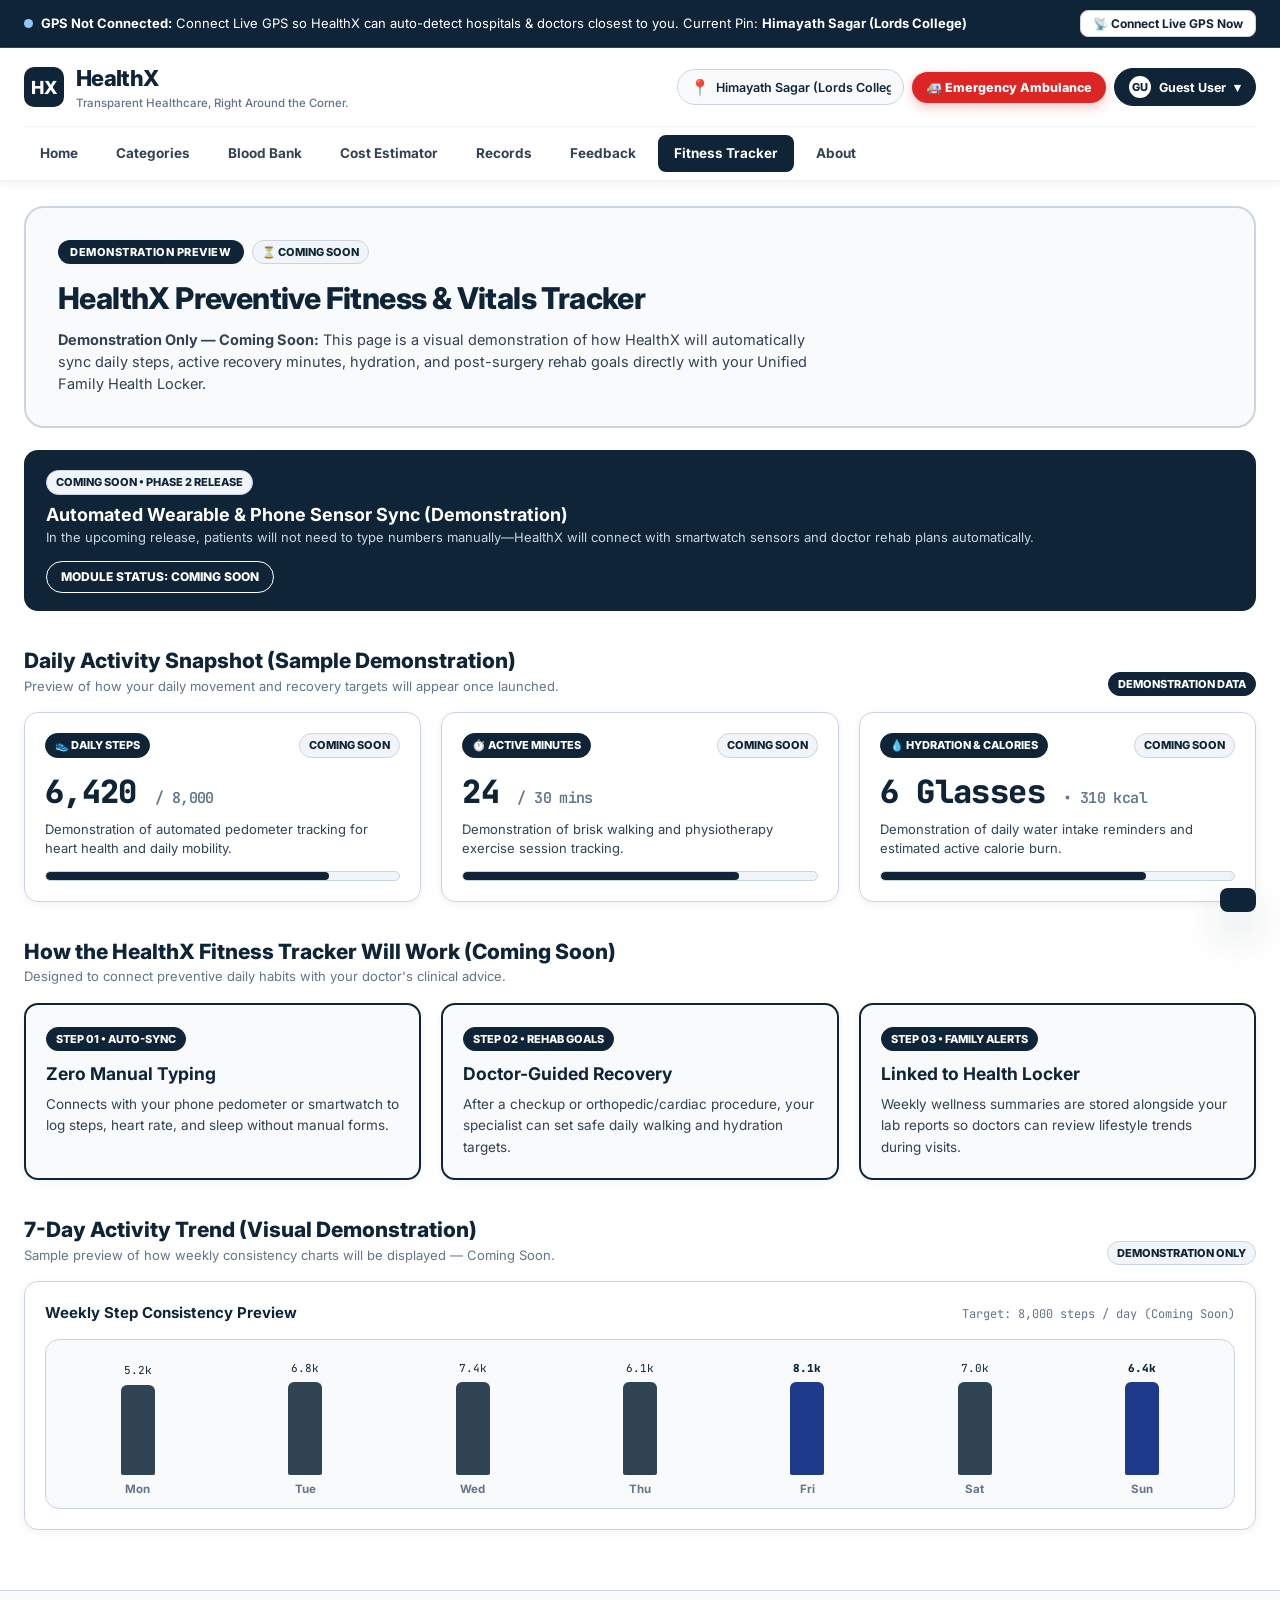
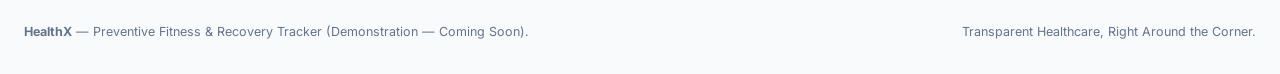
<file: fitness.html>
<!DOCTYPE html>
<html lang="en">
<head>
  <meta charset="UTF-8" />
  <meta name="viewport" content="width=device-width, initial-scale=1.0" />
  <title>HealthX | Fitness Tracker (Demonstration — Coming Soon)</title>
  <link href="https://fonts.googleapis.com/css2?family=Inter:wght@400;500;600;700;800&family=JetBrains+Mono:wght@500;700&display=swap" rel="stylesheet">
  <link rel="stylesheet" href="./styles.css" />

  <style>
    .demo-pill-group {
      display: flex;
      align-items: center;
      gap: 8px;
      flex-wrap: wrap;
      margin-bottom: 12px;
    }

    .demo-metric-num {
      font-size: 32px;
      font-weight: 800;
      color: var(--navy-deep);
      margin: 10px 0 4px;
      letter-spacing: -0.02em;
    }

    .demo-progress-track {
      width: 100%;
      height: 10px;
      background: var(--bg-navy-tint);
      border-radius: var(--radius-full);
      overflow: hidden;
      margin-top: 12px;
      border: 1px solid var(--navy-border);
    }

    .demo-progress-bar {
      height: 100%;
      background: var(--navy-deep);
      border-radius: var(--radius-full);
    }

    .demo-chart-box {
      display: grid;
      grid-template-columns: repeat(7, 1fr);
      align-items: end;
      gap: 12px;
      height: 170px;
      padding: 20px 14px 10px;
      background: var(--bg-soft);
      border: 1.5px solid var(--navy-border);
      border-radius: var(--radius-md);
      margin-top: 14px;
    }

    .demo-bar-col {
      display: flex;
      flex-direction: column;
      align-items: center;
      justify-content: flex-end;
      height: 100%;
      gap: 6px;
    }

    .demo-bar-fill {
      width: 100%;
      max-width: 34px;
      background: var(--navy-deep);
      border-radius: 6px 6px 2px 2px;
      opacity: 0.85;
    }

    .demo-bar-col.highlight .demo-bar-fill {
      opacity: 1;
      background: var(--navy-primary);
    }

    .demo-step-num {
      font-size: 13px;
      font-weight: 800;
      color: var(--navy-deep);
    }

    .demo-day-lbl {
      font-size: 11.5px;
      font-weight: 700;
      color: var(--navy-muted);
    }
  </style>
</head>
<body>

  <!-- GPS AUTO-CONNECT PROMPT BAR (Matches all other pages) -->
  <div class="gps-prompt-banner">
    <div class="gps-prompt-inner">
      <div id="gpsBannerText">
        <span class="gps-status-dot"></span><strong>GPS Not Connected:</strong> Connect Live GPS to auto-detect the nearest doctors and hospitals around you.
      </div>
      <button id="gpsConnectBtn" class="btn-outline" style="padding:5px 12px;font-size:12px;" onclick="connectLiveGPS(false)">
        📡 Connect Live GPS Now
      </button>
    </div>
  </div>

  <!-- HEADER (Matches index.html, costs.html, bloodbank.html, etc.) -->
  <header class="navbar">
    <div class="container">
      <div class="navbar-top">
        <a href="./index.html" class="brand">
          <span class="brand-mark">HX</span>
          <span>
            <span class="brand-title">HealthX</span>
            <span class="brand-sub">Transparent Healthcare, Right Around the Corner.</span>
          </span>
        </a>

        <div class="header-controls">
          <div class="location-box" title="Type your Hyderabad area (auto-completes)">
            <span>📍</span>
            <input id="headerLocationInput" type="text" placeholder="Type area (e.g. Attapur, Mehdipatnam)" oninput="handleLocationTyping(this.value)" onfocus="handleLocationTyping(this.value)" />
            <div id="locSuggestionsBox" class="loc-suggestions"></div>
          </div>

          <button type="button" class="btn-ambulance" onclick="openAmbulanceModal()">
            🚑 Emergency Ambulance
          </button>

          <div class="profile-menu-wrap">
            <button type="button" class="profile-trigger-btn" onclick="toggleProfileDropdown()">
              <span id="profileAvatarMini" class="profile-avatar-mini">GU</span>
              <span id="profileBtnLabel">Guest User</span>
              <span>▾</span>
            </button>
            <div id="profileDropdown" class="profile-dropdown"></div>
          </div>
        </div>
      </div>

      <nav class="nav-links" aria-label="Primary Navigation">
        <a href="./index.html" class="nav-link">Home</a>
        <a href="./categories.html" class="nav-link">Categories</a>
        <a href="./bloodbank.html" class="nav-link">Blood Bank</a>
        <a href="./costs.html" class="nav-link">Cost Estimator</a>
        <a href="./locker.html" class="nav-link">Records</a>
        <a href="./feedback.html" class="nav-link">Feedback</a>
        <a href="./fitness.html" class="nav-link active">Fitness Tracker</a>
        <a href="./about.html" class="nav-link" data-i18n="navAbout">About</a>
      </nav>
    </div>
  </header>

  <main class="container">
    <!-- HERO SECTION: DEMONSTRATION & COMING SOON -->
    <section class="hero-clean">
      <div class="demo-pill-group">
        <span class="hero-kicker" style="margin-bottom:0;">DEMONSTRATION PREVIEW</span>
        <span class="badge-navy">⏳ COMING SOON</span>
      </div>
      <h1>HealthX Preventive Fitness &amp; Vitals Tracker</h1>
      <p style="margin-bottom:0;">
        <strong>Demonstration Only — Coming Soon:</strong> This page is a visual demonstration of how HealthX will automatically sync daily steps, active recovery minutes, hydration, and post-surgery rehab goals directly with your Unified Family Health Locker.
      </p>
    </section>

    <!-- DEMONSTRATION BANNER -->
    <div class="recommendation-banner">
      <div>
        <span class="badge-navy" style="margin-bottom:6px;">COMING SOON • PHASE 2 RELEASE</span>
        <h3>Automated Wearable &amp; Phone Sensor Sync (Demonstration)</h3>
        <p>In the upcoming release, patients will not need to type numbers manually—HealthX will connect with smartwatch sensors and doctor rehab plans automatically.</p>
      </div>
      <div style="text-align:right;">
        <span class="badge-navy solid" style="border:1px solid #FFF;padding:6px 14px;font-size:12px;">MODULE STATUS: COMING SOON</span>
      </div>
    </div>

    <!-- SAMPLE DAILY METRICS (DEMONSTRATION) -->
    <section>
      <div class="section-header">
        <div>
          <h2>Daily Activity Snapshot (Sample Demonstration)</h2>
          <p>Preview of how your daily movement and recovery targets will appear once launched.</p>
        </div>
        <span class="badge-navy solid">DEMONSTRATION DATA</span>
      </div>

      <div class="grid-3">
        <article class="card">
          <div>
            <div style="display:flex;justify-content:space-between;align-items:center;">
              <span class="badge-navy solid">👟 DAILY STEPS</span>
              <span class="badge-navy">COMING SOON</span>
            </div>
            <div class="demo-metric-num mono">6,420 <span style="font-size:15px;font-weight:600;color:var(--navy-muted);">/ 8,000</span></div>
            <p style="font-size:13px;color:var(--navy-slate);">Demonstration of automated pedometer tracking for heart health and daily mobility.</p>
          </div>
          <div class="demo-progress-track">
            <div class="demo-progress-bar" style="width: 80%;"></div>
          </div>
        </article>

        <article class="card">
          <div>
            <div style="display:flex;justify-content:space-between;align-items:center;">
              <span class="badge-navy solid">⏱️ ACTIVE MINUTES</span>
              <span class="badge-navy">COMING SOON</span>
            </div>
            <div class="demo-metric-num mono">24 <span style="font-size:15px;font-weight:600;color:var(--navy-muted);">/ 30 mins</span></div>
            <p style="font-size:13px;color:var(--navy-slate);">Demonstration of brisk walking and physiotherapy exercise session tracking.</p>
          </div>
          <div class="demo-progress-track">
            <div class="demo-progress-bar" style="width: 78%;"></div>
          </div>
        </article>

        <article class="card">
          <div>
            <div style="display:flex;justify-content:space-between;align-items:center;">
              <span class="badge-navy solid">💧 HYDRATION &amp; CALORIES</span>
              <span class="badge-navy">COMING SOON</span>
            </div>
            <div class="demo-metric-num mono">6 Glasses <span style="font-size:15px;font-weight:600;color:var(--navy-muted);">• 310 kcal</span></div>
            <p style="font-size:13px;color:var(--navy-slate);">Demonstration of daily water intake reminders and estimated active calorie burn.</p>
          </div>
          <div class="demo-progress-track">
            <div class="demo-progress-bar" style="width: 75%;"></div>
          </div>
        </article>
      </div>
    </section>

    <!-- HOW IT WILL WORK (3-STEP WORKFLOW PREVIEW) -->
    <section>
      <div class="section-header">
        <div>
          <h2>How the HealthX Fitness Tracker Will Work (Coming Soon)</h2>
          <p>Designed to connect preventive daily habits with your doctor's clinical advice.</p>
        </div>
      </div>

      <div class="grid-3">
        <article class="card active-card">
          <div>
            <span class="badge-navy solid" style="margin-bottom:10px;">STEP 01 • AUTO-SYNC</span>
            <h3 style="font-size:17.5px;margin-bottom:6px;">Zero Manual Typing</h3>
            <p style="font-size:13.5px;color:var(--navy-slate);line-height:1.6;">
              Connects with your phone pedometer or smartwatch to log steps, heart rate, and sleep without manual forms.
            </p>
          </div>
        </article>

        <article class="card active-card">
          <div>
            <span class="badge-navy solid" style="margin-bottom:10px;">STEP 02 • REHAB GOALS</span>
            <h3 style="font-size:17.5px;margin-bottom:6px;">Doctor-Guided Recovery</h3>
            <p style="font-size:13.5px;color:var(--navy-slate);line-height:1.6;">
              After a checkup or orthopedic/cardiac procedure, your specialist can set safe daily walking and hydration targets.
            </p>
          </div>
        </article>

        <article class="card active-card">
          <div>
            <span class="badge-navy solid" style="margin-bottom:10px;">STEP 03 • FAMILY ALERTS</span>
            <h3 style="font-size:17.5px;margin-bottom:6px;">Linked to Health Locker</h3>
            <p style="font-size:13.5px;color:var(--navy-slate);line-height:1.6;">
              Weekly wellness summaries are stored alongside your lab reports so doctors can review lifestyle trends during visits.
            </p>
          </div>
        </article>
      </div>
    </section>

    <!-- 7-DAY VISUAL DEMONSTRATION CHART -->
    <section>
      <div class="section-header">
        <div>
          <h2>7-Day Activity Trend (Visual Demonstration)</h2>
          <p>Sample preview of how weekly consistency charts will be displayed — Coming Soon.</p>
        </div>
        <span class="badge-navy">DEMONSTRATION ONLY</span>
      </div>

      <div class="card">
        <div style="display:flex;justify-content:space-between;align-items:center;flex-wrap:wrap;gap:8px;">
          <strong style="font-size:15px;">Weekly Step Consistency Preview</strong>
          <span class="mono" style="font-size:12px;color:var(--navy-muted);">Target: 8,000 steps / day (Coming Soon)</span>
        </div>

        <div class="demo-chart-box">
          <div class="demo-bar-col">
            <span class="mono" style="font-size:11px;">5.2k</span>
            <div class="demo-bar-fill" style="height: 65%;"></div>
            <span class="demo-day-lbl">Mon</span>
          </div>
          <div class="demo-bar-col">
            <span class="mono" style="font-size:11px;">6.8k</span>
            <div class="demo-bar-fill" style="height: 82%;"></div>
            <span class="demo-day-lbl">Tue</span>
          </div>
          <div class="demo-bar-col">
            <span class="mono" style="font-size:11px;">7.4k</span>
            <div class="demo-bar-fill" style="height: 90%;"></div>
            <span class="demo-day-lbl">Wed</span>
          </div>
          <div class="demo-bar-col">
            <span class="mono" style="font-size:11px;">6.1k</span>
            <div class="demo-bar-fill" style="height: 75%;"></div>
            <span class="demo-day-lbl">Thu</span>
          </div>
          <div class="demo-bar-col highlight">
            <span class="mono" style="font-size:11px;font-weight:800;">8.1k</span>
            <div class="demo-bar-fill" style="height: 100%;"></div>
            <span class="demo-day-lbl">Fri</span>
          </div>
          <div class="demo-bar-col">
            <span class="mono" style="font-size:11px;">7.0k</span>
            <div class="demo-bar-fill" style="height: 86%;"></div>
            <span class="demo-day-lbl">Sat</span>
          </div>
          <div class="demo-bar-col highlight">
            <span class="mono" style="font-size:11px;font-weight:800;">6.4k</span>
            <div class="demo-bar-fill" style="height: 79%;"></div>
            <span class="demo-day-lbl">Sun</span>
          </div>
        </div>
      </div>
    </section>
  </main>

  <!-- MODAL & TOAST (Required for Ambulance & Profile buttons in Header) -->
  <div id="appModal" class="modal-backdrop" onclick="if(event.target===this) closeModal()">
    <div id="appModalContent" class="modal-box"></div>
  </div>
  <div id="toastBox" class="toast"></div>

  <footer>
    <div class="container" style="display:flex;justify-content:space-between;flex-wrap:wrap;gap:12px;">
      <div><strong>HealthX</strong> — Preventive Fitness &amp; Recovery Tracker (Demonstration — Coming Soon).</div>
      <div>Transparent Healthcare, Right Around the Corner.</div>
    </div>
  </footer>

  <script src="./app.js"></script>
</body>
</html>
</file>
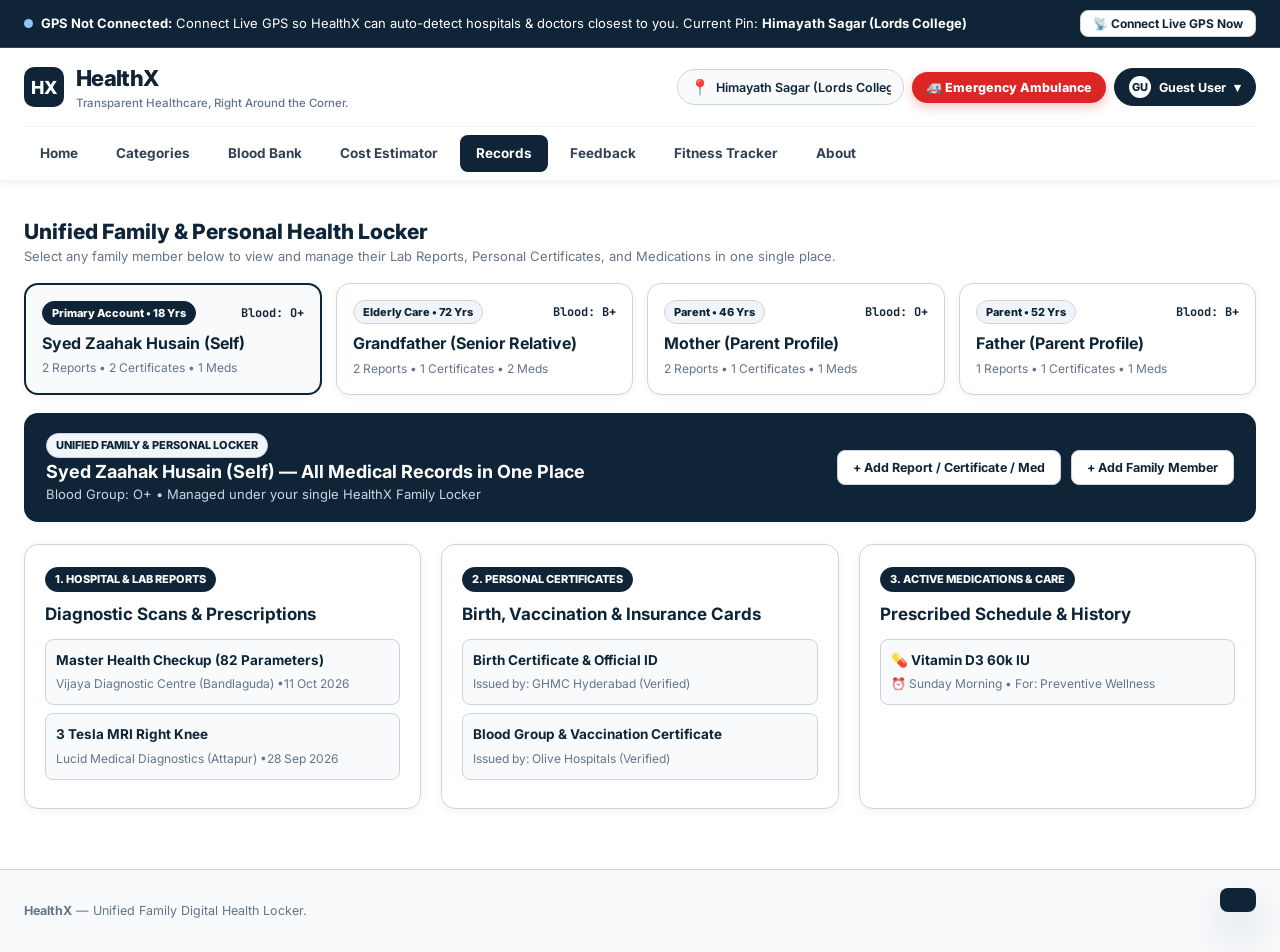
<file: locker.html>
<!DOCTYPE html>
<html lang="en">
<head>
  <meta charset="UTF-8" />
  <meta name="viewport" content="width=device-width, initial-scale=1.0" />
  <title>HealthX | Unified Family & Personal Health Locker</title>
  <link href="https://fonts.googleapis.com/css2?family=Inter:wght@400;500;600;700;800&family=JetBrains+Mono:wght@500;700&display=swap" rel="stylesheet">
  <link rel="stylesheet" href="./styles.css" />
</head>
<body>

  <div class="gps-prompt-banner">
    <div class="gps-prompt-inner">
      <div id="gpsBannerText"></div>
      <button id="gpsConnectBtn" class="btn-outline" style="padding:5px 12px;font-size:12px;" onclick="connectLiveGPS(false)">📡 Connect Live GPS</button>
    </div>
  </div>

  <header class="navbar">
    <div class="container">
      <div class="navbar-top">
        <a href="./index.html" class="brand">
          <span class="brand-mark">HX</span>
          <span>
            <span class="brand-title">HealthX</span>
            <span class="brand-sub">Transparent Healthcare, Right Around the Corner.</span>
          </span>
        </a>
        <div class="header-controls">
          <div class="location-box">
            <span>📍</span>
            <input id="headerLocationInput" type="text" placeholder="Type area..." oninput="handleLocationTyping(this.value)" onfocus="handleLocationTyping(this.value)" />
            <div id="locSuggestionsBox" class="loc-suggestions"></div>
          </div>
          <button type="button" class="btn-ambulance" onclick="openAmbulanceModal()">🚑 Emergency Ambulance</button>
          <div class="profile-menu-wrap">
            <button type="button" class="profile-trigger-btn" onclick="toggleProfileDropdown()">
              <span id="profileAvatarMini" class="profile-avatar-mini">GU</span>
              <span id="profileBtnLabel">Guest User</span>
              <span>▾</span>
            </button>
            <div id="profileDropdown" class="profile-dropdown"></div>
          </div>
        </div>
      </div>

      <nav class="nav-links">
        <a href="./index.html" class="nav-link">Home</a>
        <a href="./categories.html" class="nav-link">Categories</a>
        <a href="./bloodbank.html" class="nav-link">Blood Bank</a>
        <a href="./costs.html" class="nav-link">Cost Estimator</a>
        <a href="./locker.html" class="nav-link active">Records</a>
        <a href="./feedback.html" class="nav-link">Feedback</a>
        <a href="./fitness.html" class="nav-link">Fitness Tracker</a>
       <a href="./about.html" class="nav-link" data-i18n="navAbout">About</a>
      </nav>
    </div>
  </header>

  <main class="container">
    <div class="section-header">
      <div>
        <h2>Unified Family &amp; Personal Health Locker</h2>
        <p>Select any family member below to view and manage their Lab Reports, Personal Certificates, and Medications in one single place.</p>
      </div>
    </div>

    <!-- FAMILY MEMBER SELECTOR ROW -->
    <div id="unifiedFamilySelector" class="grid-4"></div>

    <!-- UNIFIED 3-COLUMN LOCKER FOR SELECTED MEMBER -->
    <div id="unifiedLockerContent"></div>
  </main>

  <div id="appModal" class="modal-backdrop" onclick="if(event.target===this) closeModal()">
    <div id="appModalContent" class="modal-box"></div>
  </div>
  <div id="toastBox" class="toast"></div>

  <footer>
    <div class="container"><strong>HealthX</strong> — Unified Family Digital Health Locker.</div>
  </footer>

  <script src="./app.js"></script>
</body>
</html>
</file>
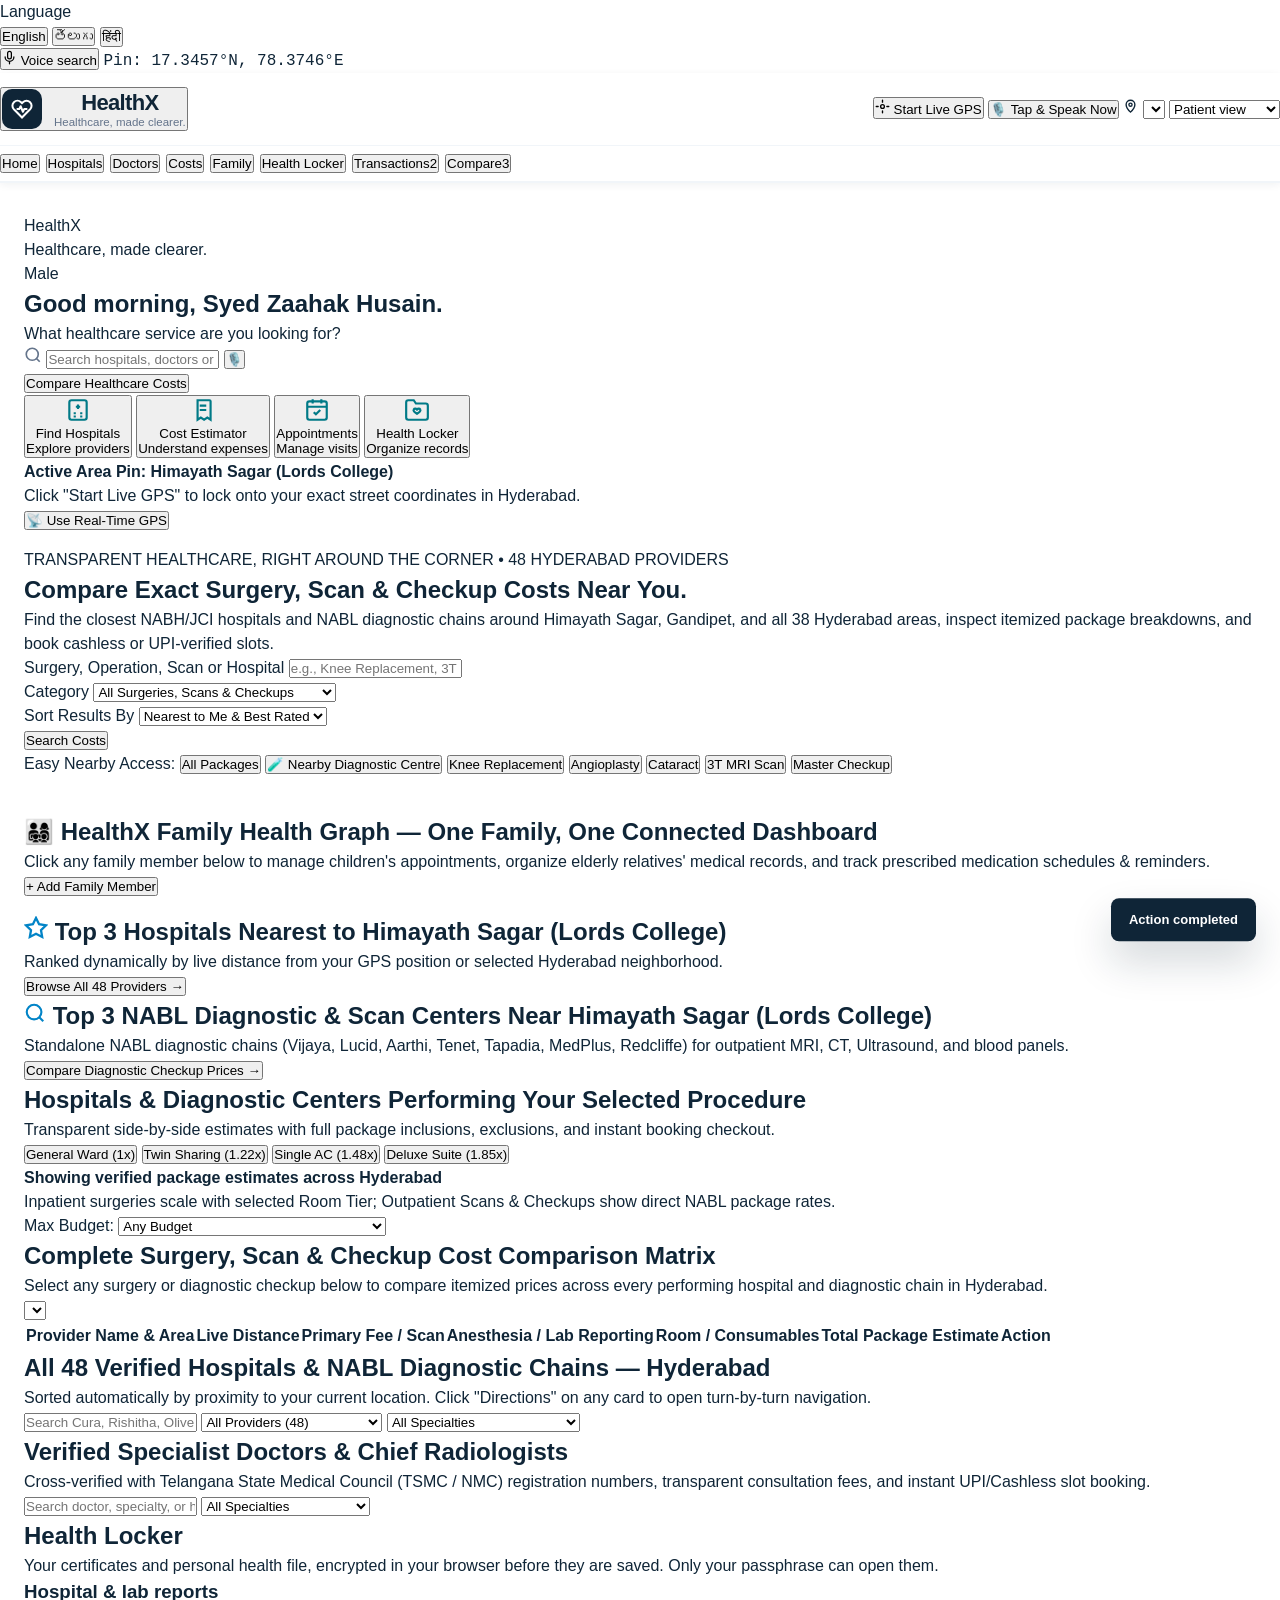
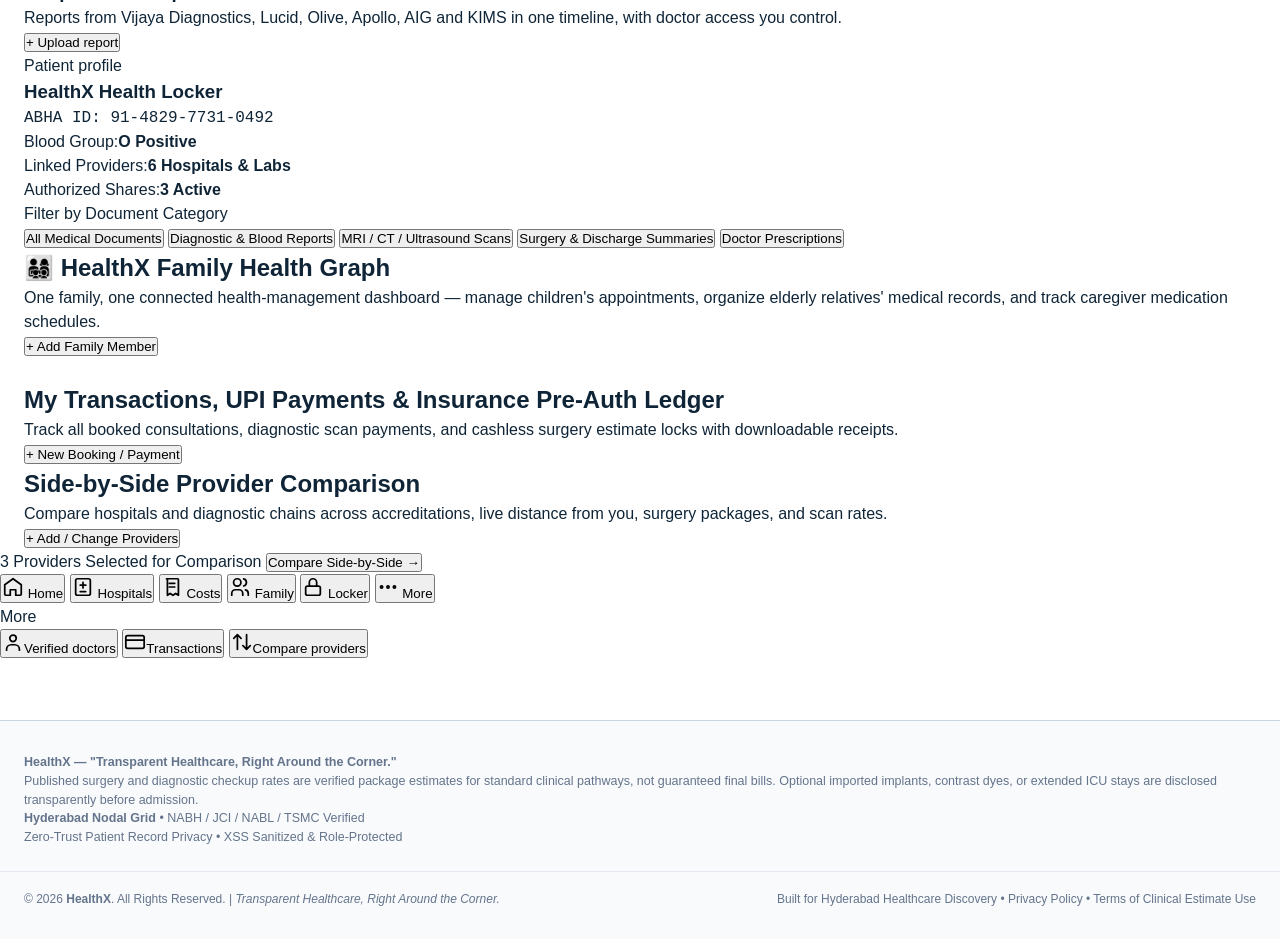
<file: test.html>
<!DOCTYPE html>
<html lang="en">
<head>
  <meta charset="UTF-8" />
  <meta name="viewport" content="width=device-width, initial-scale=1.0, maximum-scale=5.0, viewport-fit=cover" />
  <meta name="theme-color" content="#FFFFFF" />
  <meta http-equiv="Content-Security-Policy" content="default-src 'self'; script-src 'self' 'unsafe-inline'; style-src 'self' 'unsafe-inline' https://fonts.googleapis.com; font-src 'self' https://fonts.gstatic.com; img-src 'self' data: https:; connect-src 'self' https://nominatim.openstreetmap.org;" />
  <meta http-equiv="X-Content-Type-Options" content="nosniff" />
  <meta name="referrer" content="strict-origin-when-cross-origin" />
  <title>HealthX | Hyderabad Hospital Finder, Cost Estimator &amp; Family Health Locker</title>
  <link rel="preconnect" href="https://fonts.googleapis.com">
  <link rel="preconnect" href="https://fonts.gstatic.com" crossorigin>
  <!-- Consistent Inter Font + JetBrains Mono -->
  <link href="https://fonts.googleapis.com/css2?family=Inter:wght@400;500;600;700;800&family=JetBrains+Mono:wght@500;600;700&display=swap" rel="stylesheet">
  <link rel="stylesheet" href="./styles.css" />
</head>
<body>

  <!-- Utility bar: language + voice -->
  <div class="accessibility-bar">
    <div class="utility-inner">
      <div class="utility-group utility-lang">
        <span class="utility-label">Language</span>
        <div class="lang-switcher" role="group" aria-label="Select language">
          <button type="button" class="lang-btn active" onclick="setAppLanguage('en', this)">English</button>
          <button type="button" class="lang-btn" onclick="setAppLanguage('te', this)" lang="te">తెలుగు</button>
          <button type="button" class="lang-btn" onclick="setAppLanguage('hi', this)" lang="hi">हिंदी</button>
        </div>
      </div>
      <div class="utility-group">
        <button type="button" class="voice-assist-pill" onclick="startVoiceNavigation()" aria-label="Voice search">
          <svg width="15" height="15" viewBox="0 0 24 24" fill="none" stroke="currentColor" stroke-width="2" stroke-linecap="round" stroke-linejoin="round" aria-hidden="true"><rect x="9" y="2" width="6" height="12" rx="3"/><path d="M5 11a7 7 0 0 0 14 0M12 18v4"/></svg>
          <span id="voiceNavLabel" data-i18n="voiceBtn">Voice search</span>
        </button>
        <span id="liveCoordsBadge" class="mono coords-pill">Pin: 17.3457°N, 78.3746°E</span>
      </div>
    </div>
  </div>

  <!-- Sticky main header -->
  <header class="navbar">
    <div class="navbar-inner">
      <div class="navbar-top">
        <button type="button" class="brand" onclick="switchView('home')" aria-label="HealthX home">
          <span class="brand-mark">
            <svg width="22" height="22" viewBox="0 0 24 24" fill="none" stroke="currentColor" stroke-width="2.2" aria-hidden="true">
              <path d="M20.84 4.61a5.5 5.5 0 0 0-7.78 0L12 5.67l-1.06-1.06a5.5 5.5 0 0 0-7.78 7.78l1.06 1.06L12 21.23l7.78-7.78 1.06-1.06a5.5 5.5 0 0 0 0-7.78z"/>
              <path d="M7 12h2l1.5-3 2.5 6 1.5-3H17" stroke-linecap="round" stroke-linejoin="round"/>
            </svg>
          </span>
          <span class="brand-text">
            <span class="brand-title">Health<span>X</span></span>
            <span class="brand-sub" data-i18n="brandSub">Healthcare, made clearer.</span>
          </span>
        </button>

        <div class="nav-actions">
          <button class="gps-btn" id="gpsBtn" onclick="toggleLiveGPSTracking()" title="Use your live GPS position" aria-label="Use live GPS">
            <svg width="15" height="15" viewBox="0 0 24 24" fill="none" stroke="currentColor" stroke-width="2.2" stroke-linecap="round" aria-hidden="true">
              <circle cx="12" cy="12" r="3"/><path d="M12 2v3m0 14v3M2 12h3m14 0h3"/>
            </svg>
            <span id="gpsBtnText" data-i18n="gpsStart">Start Live GPS</span>
          </button>
          <button type="button" class="btn-voice-main" onclick="startVoiceNavigation()">
            🎙️ <span id="voiceMainBtnText" data-i18n="sigSpeakBtn">Tap &amp; Speak Now</span>
          </button>
          

          <label class="location-pill" title="Choose your Hyderabad neighbourhood">
            <svg width="15" height="15" viewBox="0 0 24 24" fill="none" stroke="currentColor" stroke-width="2.2" aria-hidden="true">
              <path d="M12 21s-7-6.75-7-12a7 7 0 1 1 14 0c0 5.25-7 12-7 12z"/><circle cx="12" cy="9" r="2.5"/>
            </svg>
            <select id="userZoneSelect" aria-label="Select Hyderabad area" onchange="updateUserLocation()"></select>
          </label>

          <select id="roleSwitcher" class="role-select" aria-label="Switch portal" onchange="requestRoleSwitch(this.value)">
            <option value="patient">Patient view</option>
            <option value="hospital_admin">Hospital admin</option>
            <option value="doctor">Doctor portal</option>
          </select>
        </div>
      </div>

      <nav class="nav-links" id="desktopNav" aria-label="Primary">
        <button class="nav-btn active" data-view="home" onclick="switchView('home')" data-i18n="navHome">Home</button>
        <button class="nav-btn" data-view="hospitals" onclick="switchView('hospitals')" data-i18n="navHospitals">Hospitals</button>
        <button class="nav-btn" data-view="doctors" onclick="switchView('doctors')" data-i18n="navDoctors">Doctors</button>
        <button class="nav-btn" data-view="estimator" onclick="switchView('estimator')" data-i18n="navCosts">Costs</button>
        <button class="nav-btn" data-view="family" onclick="switchView('family')" data-i18n="navFamily">Family</button>
        <button class="nav-btn" data-view="records" onclick="switchView('records')" data-i18n="navRecords">Health Locker</button>
        <button class="nav-btn" data-view="transactions" onclick="switchView('transactions')">
          <span data-i18n="navTxns">Transactions</span><span class="nav-count" id="navTxnCount">2</span>
        </button>
        <button class="nav-btn" data-view="compare" onclick="switchView('compare')">
          <span data-i18n="navCompare">Compare</span><span class="nav-count" id="navCompareCount">3</span>
        </button>
      </nav>
    </div>
  </header>

  <!-- Toast Notification -->
  <div id="toastBox" class="toast" role="status" aria-live="polite">Action completed</div>

  <!-- =========================================================
       VIEW 1: HOME DASHBOARD
  ========================================================== -->
  <main id="view-home" class="view-section active">
    <div class="container">

      <!-- =======================================================
           1. SIGNATURE VOICE & MULTILINGUAL ACCESSIBILITY BANNER
      ======================================================== -->

      <!-- =======================================================
           2. HERO + ATTACHED PHOTO DASHBOARD CARD SIDE-BY-SIDE
           (Shows full width on mobile, and as an interactive card on desktop so you always see it!)
      ======================================================== -->
      <div class="top-showcase-grid">
        <!-- Left: Recommended Mobile Dashboard Structure from Your Photo -->
        <section class="mobile-prototype-card" id="mobileDashboardCard" aria-label="Recommended Dashboard Structure">
          <div class="mp-navy-header">
            <div class="mp-brand-left">
              <div class="mp-teal-logo">
                <svg width="24" height="24" viewBox="0 0 24 24" fill="none" stroke="#FFFFFF" stroke-width="2.2">
                  <path d="M20.84 4.61a5.5 5.5 0 0 0-7.78 0L12 5.67l-1.06-1.06a5.5 5.5 0 0 0-7.78 7.78l1.06 1.06L12 21.23l7.78-7.78 1.06-1.06a5.5 5.5 0 0 0 0-7.78z"/>
                  <path d="M7 12h2l1.5-3 2.5 6 1.5-3H17" stroke-linecap="round" stroke-linejoin="round"/>
                </svg>
              </div>
              <div>
                <div class="mp-title">HealthX</div>
                <div class="mp-subtitle" data-i18n="mpTagline">Healthcare, made clearer.</div>
              </div>
            </div>
            <span class="mp-proto-pill">Male</span>
          </div>

          <div class="mp-white-body">
            <h2 class="mp-greeting" data-i18n="mpGreeting">Good morning, Syed Zaahak Husain.</h2>
            <p class="mp-question" data-i18n="mpQuestion">What healthcare service are you looking for?</p>

            <div class="mp-search-box">
              <div class="mp-input-row">
                <svg width="18" height="18" viewBox="0 0 24 24" fill="none" stroke="#64748B" stroke-width="2.2">
                  <circle cx="11" cy="11" r="8"/><path d="M21 21l-4.35-4.35"/>
                </svg>
                <input type="text" id="mobileProtoSearchInput" data-i18n-placeholder="mpSearchPlaceholder" placeholder="Search hospitals, doctors or procedures" oninput="syncMobileSearch(this.value)" />
                <button type="button" class="mp-mic-btn" onclick="startVoiceNavigation()" title="Voice Search">🎙️</button>
              </div>
              <button type="button" class="mp-compare-cta" onclick="scrollToHomeResults()" data-i18n="mpCompareBtn">
                Compare Healthcare Costs
              </button>
            </div>

            <div class="mp-grid-2x2">
              <button type="button" class="mp-tile" onclick="switchView('hospitals')">
                <div class="mp-tile-icon">
                  <svg width="26" height="26" viewBox="0 0 24 24" fill="none" stroke="#007A87" stroke-width="2">
                    <rect x="4" y="3" width="16" height="18" rx="2"/><path d="M12 7v4M10 9h4M8 15h2M14 15h2M8 18h2M14 18h2"/>
                  </svg>
                </div>
                <div class="mp-tile-title" data-i18n="mpTileHosp">Find Hospitals</div>
                <div class="mp-tile-sub" data-i18n="mpTileHospSub">Explore providers</div>
              </button>

              <button type="button" class="mp-tile" onclick="switchView('estimator')">
                <div class="mp-tile-icon">
                  <svg width="26" height="26" viewBox="0 0 24 24" fill="none" stroke="#007A87" stroke-width="2">
                    <path d="M6 3h12a1 1 0 0 1 1 1v17l-3-2-3 2-3-2-3 2V4a1 1 0 0 1 1-1z"/><path d="M9 8h6M9 12h6"/>
                  </svg>
                </div>
                <div class="mp-tile-title" data-i18n="mpTileCost">Cost Estimator</div>
                <div class="mp-tile-sub" data-i18n="mpTileCostSub">Understand expenses</div>
              </button>

              <button type="button" class="mp-tile" onclick="switchView('doctors')">
                <div class="mp-tile-icon">
                  <svg width="26" height="26" viewBox="0 0 24 24" fill="none" stroke="#007A87" stroke-width="2">
                    <rect x="3" y="4" width="18" height="17" rx="2"/><path d="M16 2v4M8 2v4M3 9h18M9 14l2 2 4-4"/>
                  </svg>
                </div>
                <div class="mp-tile-title" data-i18n="mpTileAppt">Appointments</div>
                <div class="mp-tile-sub" data-i18n="mpTileApptSub">Manage visits</div>
              </button>

              <button type="button" class="mp-tile" onclick="switchView('records')">
                <div class="mp-tile-icon">
                  <svg width="26" height="26" viewBox="0 0 24 24" fill="none" stroke="#007A87" stroke-width="2">
                    <path d="M22 19a2 2 0 0 1-2 2H4a2 2 0 0 1-2-2V5a2 2 0 0 1 2-2h5l2 3h9a2 2 0 0 1 2 2z"/>
                    <path d="M12 11.5c-.8-1-2.5-1-3 0-.6 1 .2 2.4 3 4 2.8-1.6 3.6-3 3-4-.5-1-2.2-1-3 0z"/>
                  </svg>
                </div>
                <div class="mp-tile-title" data-i18n="mpTileLocker">Health Locker</div>
                <div class="mp-tile-sub" data-i18n="mpTileLockerSub">Organize records</div>
              </button>
            </div>
          </div>
        </section>

        <!-- Right: Main Omnibox Search & Live GPS Control -->
        <div>
          <!-- Live GPS Radar Status Bar -->
          <div class="gps-radar-bar" id="gpsRadarBanner" style="margin-top:0;margin-bottom:16px;">
            <div class="gps-radar-left">
              <span class="radar-ping"></span>
              <div>
                <strong id="gpsStatusHeadline">Active Area Pin: Himayath Sagar (Lords College)</strong>
                <div id="gpsStatusSub" class="gps-sub">Click "Start Live GPS" to lock onto your exact street coordinates in Hyderabad.</div>
              </div>
            </div>
            <div class="gps-radar-actions">
              <button class="btn-primary small-btn" onclick="toggleLiveGPSTracking()" data-i18n="gpsBannerBtn">
                📡 Use Real-Time GPS
              </button>
            </div>
          </div>

          <section class="hero" style="margin-top:0;">
            <div class="badge-tag">
              <span data-i18n="heroBadge">TRANSPARENT HEALTHCARE, RIGHT AROUND THE CORNER • 48 HYDERABAD PROVIDERS</span>
            </div>
            <h1 data-i18n="heroTitle">Compare Exact <span>Surgery, Scan &amp; Checkup Costs</span> Near You.</h1>
            <p data-i18n="heroParagraph">Find the closest NABH/JCI hospitals and NABL diagnostic chains around Himayath Sagar, Gandipet, and all 38 Hyderabad areas, inspect itemized package breakdowns, and book cashless or UPI-verified slots.</p>

            <div class="search-command">
              <div class="search-field">
                <label for="homeProcedureInput" data-i18n="lblSearchProc">Surgery, Operation, Scan or Hospital</label>
                <input type="text" id="homeProcedureInput" maxlength="80" placeholder="e.g., Knee Replacement, 3T MRI, Olive, Yashoda, Vijaya..." oninput="renderHomeSurgeryResults()" />
              </div>
              <div class="search-field">
                <label for="homeCategorySelect" data-i18n="lblCategory">Category</label>
                <select id="homeCategorySelect" onchange="renderHomeSurgeryResults()">
                  <option value="ALL">All Surgeries, Scans &amp; Checkups</option>
                  <option value="Surgery">Surgeries &amp; Inpatient Operations</option>
                  <option value="Checkup">Diagnostic Scans &amp; Health Checkups</option>
                  <option value="DiagnosticChain">NABL Diagnostic Chains Only (7)</option>
                </select>
              </div>
              <div class="search-field">
                <label for="homeSortSelect" data-i18n="lblSortBy">Sort Results By</label>
                <select id="homeSortSelect" onchange="renderHomeSurgeryResults()">
                  <option value="nearest_best">Nearest to Me &amp; Best Rated</option>
                  <option value="price_low">Lowest Package Estimate</option>
                  <option value="rating_high">Highest Clinical Rating</option>
                </select>
              </div>
              <button class="btn-primary search-submit-btn" onclick="scrollToHomeResults()" data-i18n="btnSearchCosts">
                Search Costs
              </button>
            </div>

            <div class="quick-pills">
              <span data-i18n="lblPopular">Easy Nearby Access:</span>
              <button class="chip active" onclick="quickSelectProcedure('ALL', this)">All Packages</button>
              <button class="chip" onclick="filterOnlyDiagnostics()">🧪 Nearby Diagnostic Centre</button>
              <button class="chip" onclick="quickSelectProcedure('Total Knee Replacement', this)">Knee Replacement</button>
              <button class="chip" onclick="quickSelectProcedure('Coronary Angioplasty', this)">Angioplasty</button>
              <button class="chip" onclick="quickSelectProcedure('Cataract Phaco Surgery', this)">Cataract</button>
              <button class="chip" onclick="quickSelectProcedure('3 Tesla MRI Brain', this)">3T MRI Scan</button>
              <button class="chip" onclick="quickSelectProcedure('Full Body Master', this)">Master Checkup</button>
            </div>
          </section>
        </div>
      </div>

      <!-- =======================================================
           3. MEDGRID FAMILY HEALTH GRAPH (EMBEDDED DIRECTLY ON HOME PAGE!)
      ======================================================== -->
      <section id="homeFamilyGraphSection" style="margin-top:38px;">
        <div class="section-head" style="margin-top:0;">
          <div>
            <h2>👨‍👩‍👧‍👦 <span data-i18n="famSecTitle">HealthX Family Health Graph — One Family, One Connected Dashboard</span></h2>
            <p data-i18n="famSecSub">Click any family member below to manage children's appointments, organize elderly relatives' medical records, and track prescribed medication schedules &amp; reminders.</p>
          </div>
          <div class="filter-group">
            <button class="btn-primary small-btn" onclick="openAddFamilyMemberModal()">+ Add Family Member</button>
          </div>
        </div>

        <div id="homeFamilyMembersGrid" class="family-nodes-grid"></div>
        <div id="homeFamilyActiveDetailPanel" class="results-panel" style="margin-top:16px;"></div>
      </section>

      <!-- TOP 3 HOSPITALS NEAR ME -->
      <section>
        <div class="section-head">
          <div>
            <h2>
              <svg width="24" height="24" viewBox="0 0 24 24" fill="none" stroke="#0284C7" stroke-width="2.3">
                <path d="M12 2L15.09 8.26L22 9.27L17 14.14L18.18 21.02L12 17.77L5.82 21.02L7 14.14L2 9.27L8.91 8.26L12 2Z"/>
              </svg>
              <span data-i18n="secTop3Hosp">Top 3 Hospitals Nearest to</span> <span id="currentZoneLabel" class="highlight-zone">Himayath Sagar (Lords College)</span>
            </h2>
            <p data-i18n="secTop3HospSub">Ranked dynamically by live distance from your GPS position or selected Hyderabad neighborhood.</p>
          </div>
          <div class="filter-group">
            <button class="btn-secondary" onclick="switchView('hospitals')" data-i18n="btnBrowseAll">Browse All 48 Providers →</button>
          </div>
        </div>

        <div id="top3Container" class="top3-grid"></div>
      </section>

      <!-- TOP 3 DIAGNOSTIC CHAINS NEAR ME -->
      <section id="nearestDiagSection">
        <div class="section-head">
          <div>
            <h2>
              <svg width="22" height="22" viewBox="0 0 24 24" fill="none" stroke="#0284C7" stroke-width="2.3">
                <circle cx="11" cy="11" r="8"/><path d="M21 21l-4.35-4.35"/>
              </svg>
              <span data-i18n="secTop3Diag">Top 3 NABL Diagnostic &amp; Scan Centers Near</span> <span class="highlight-zone-diag">Himayath Sagar (Lords College)</span>
            </h2>
            <p data-i18n="secTop3DiagSub">Standalone NABL diagnostic chains (Vijaya, Lucid, Aarthi, Tenet, Tapadia, MedPlus, Redcliffe) for outpatient MRI, CT, Ultrasound, and blood panels.</p>
          </div>
          <button class="btn-secondary" onclick="filterOnlyDiagnostics()">Compare Diagnostic Checkup Prices →</button>
        </div>

        <div id="top3DiagContainer" class="top3-grid"></div>
      </section>

      <!-- SURGERY & CHECKUP MATCHES (NEAREST & BEST PROVIDERS) -->
      <section id="homeSurgerySection">
        <div class="section-head">
          <div>
            <h2 data-i18n="secMatchesTitle">Hospitals &amp; Diagnostic Centers Performing Your Selected Procedure</h2>
            <p data-i18n="secMatchesSub">Transparent side-by-side estimates with full package inclusions, exclusions, and instant booking checkout.</p>
          </div>
          <div class="tier-selector" title="Switch room category to recalculate inpatient surgery estimates">
            <button class="tier-btn active" onclick="setRoomTier(1, this)">General Ward (1x)</button>
            <button class="tier-btn" onclick="setRoomTier(1.22, this)">Twin Sharing (1.22x)</button>
            <button class="tier-btn" onclick="setRoomTier(1.48, this)">Single AC (1.48x)</button>
            <button class="tier-btn" onclick="setRoomTier(1.85, this)">Deluxe Suite (1.85x)</button>
          </div>
        </div>

        <div class="results-panel">
          <div class="results-toolbar">
            <div>
              <strong id="homeResultSummary" class="summary-title">Showing verified package estimates across Hyderabad</strong>
              <div class="summary-sub">Inpatient surgeries scale with selected Room Tier; Outpatient Scans &amp; Checkups show direct NABL package rates.</div>
            </div>
            <div class="filter-group">
              <span class="filter-label">Max Budget:</span>
              <select id="homeBudgetFilter" class="role-select" onchange="renderHomeSurgeryResults()">
                <option value="9999999">Any Budget</option>
                <option value="5000">Under ₹5,000 (Blood Panels &amp; Scans)</option>
                <option value="20000">Under ₹20,000 (MRI, PET-CT, Checkups)</option>
                <option value="85000">Under ₹85,000 (Daycare &amp; Laparoscopy)</option>
                <option value="175000">Under ₹1,75,000 (Major Surgeries)</option>
              </select>
            </div>
          </div>

          <div id="homeSurgeryGrid" class="surgery-match-grid"></div>
        </div>
      </section>
    </div>
  </main>

  <!-- =========================================================
       VIEW 2: COMPLETE SURGERY & CHECKUP COST ESTIMATOR MATRIX
  ========================================================== -->
  <section id="view-estimator" class="view-section">
    <div class="container">
      <div class="section-head">
        <div>
          <h2>Complete Surgery, Scan &amp; Checkup Cost Comparison Matrix</h2>
          <p>Select any surgery or diagnostic checkup below to compare itemized prices across every performing hospital and diagnostic chain in Hyderabad.</p>
        </div>
        <div class="filter-group">
          <select id="estimatorProcSelect" class="role-select large-select" onchange="renderEstimatorMatrix()"></select>
        </div>
      </div>

      <div id="estimatorDetailHeader" class="estimator-banner"></div>

      <div class="matrix-table-wrap">
        <table class="matrix">
          <thead>
            <tr>
              <th>Provider Name &amp; Area</th>
              <th>Live Distance</th>
              <th>Primary Fee / Scan</th>
              <th>Anesthesia / Lab Reporting</th>
              <th>Room / Consumables</th>
              <th>Total Package Estimate</th>
              <th>Action</th>
            </tr>
          </thead>
          <tbody id="estimatorTableBody"></tbody>
        </table>
      </div>
    </div>
  </section>

  <!-- =========================================================
       VIEW 3: ALL 48 HYDERABAD HOSPITALS & DIAGNOSTIC CHAINS
  ========================================================== -->
  <section id="view-hospitals" class="view-section">
    <div class="container">
      <div class="section-head">
        <div>
          <h2>All 48 Verified Hospitals &amp; NABL Diagnostic Chains — Hyderabad</h2>
          <p>Sorted automatically by proximity to your current location. Click "Directions" on any card to open turn-by-turn navigation.</p>
        </div>
        <div class="filter-group">
          <input type="text" id="hospDirSearch" maxlength="60" class="role-select" placeholder="Search Cura, Rishitha, Olive, Germanten, Apollo..." oninput="renderFullHospitalDirectory()" />
          <select id="hospTypeFilter" class="role-select" onchange="renderFullHospitalDirectory()">
            <option value="ALL">All Providers (48)</option>
            <option value="Hospital">Hospitals Only (41)</option>
            <option value="Diagnostic">Diagnostic Chains Only (7)</option>
          </select>
          <select id="hospSpecialtyFilter" class="role-select" onchange="renderFullHospitalDirectory()">
            <option value="ALL">All Specialties</option>
            <option value="Cardiology">Cardiology &amp; Heart</option>
            <option value="Orthopedics">Orthopedics &amp; Joints</option>
            <option value="Gastroenterology">Gastroenterology</option>
            <option value="Neurology">Neurology &amp; Spine</option>
            <option value="Oncology">Oncology (Cancer)</option>
            <option value="Radiology & Diagnostics">Radiology &amp; Lab Diagnostics</option>
            <option value="Maternity">Maternity &amp; Pediatrics</option>
            <option value="Ophthalmology">Ophthalmology (Eye)</option>
          </select>
        </div>
      </div>

      <div id="fullHospitalGrid" class="top3-grid"></div>
    </div>
  </section>

  <!-- =========================================================
       VIEW 4: VERIFIED DOCTOR DIRECTORY
  ========================================================== -->
  <section id="view-doctors" class="view-section">
    <div class="container">
      <div class="section-head">
        <div>
          <h2>Verified Specialist Doctors &amp; Chief Radiologists</h2>
          <p>Cross-verified with Telangana State Medical Council (TSMC / NMC) registration numbers, transparent consultation fees, and instant UPI/Cashless slot booking.</p>
        </div>
        <div class="filter-group">
          <input type="text" id="docSearchInput" maxlength="60" class="role-select" placeholder="Search doctor, specialty, or hospital..." oninput="renderDoctorsDirectory()" />
          <select id="docSpecFilter" class="role-select" onchange="renderDoctorsDirectory()">
            <option value="ALL">All Specialties</option>
            <option value="Cardiology">Cardiology</option>
            <option value="Orthopedics">Orthopedics</option>
            <option value="Gastroenterology">Gastroenterology</option>
            <option value="Radiology & Diagnostics">Radiology &amp; Diagnostics</option>
            <option value="Ophthalmology">Ophthalmology</option>
            <option value="Obstetrics & Gynecology">Obstetrics &amp; Gynecology</option>
            <option value="Neurology">Neurology</option>
          </select>
        </div>
      </div>

      <div id="doctorsGrid" class="top3-grid"></div>
    </div>
  </section>

  <!-- =========================================================
       VIEW 5: PERSONAL DIGITAL HEALTH RECORDS VAULT
  ========================================================== -->
  <section id="view-records" class="view-section">
    <div class="container">
      <div class="section-head">
        <div>
          <h2>Health Locker</h2>
          <p>Your certificates and personal health file, encrypted in your browser before they are saved. Only your passphrase can open them.</p>
        </div>
      </div>

      <div id="lockerSecure" class="locker-secure" aria-live="polite"></div>

      <div class="locker-subhead">
        <div>
          <h3>Hospital &amp; lab reports</h3>
          <p>Reports from Vijaya Diagnostics, Lucid, Olive, Apollo, AIG and KIMS in one timeline, with doctor access you control.</p>
        </div>
        <button class="btn-primary" onclick="openUploadRecordModal()">+ Upload report</button>
      </div>

      <div class="vault-grid">
        <aside class="vault-sidebar">
          <div class="vault-tag">Patient profile</div>
          <h3 class="vault-title">HealthX Health Locker</h3>
          <div class="mono vault-abha">ABHA ID: 91-4829-7731-0492</div>

          <div class="vault-summary-card">
            <div class="vault-row"><span>Blood Group:</span><strong>O Positive</strong></div>
            <div class="vault-row"><span>Linked Providers:</span><strong>6 Hospitals &amp; Labs</strong></div>
            <div class="vault-row"><span>Authorized Shares:</span><strong id="activeShareCount" class="emerald-text">3 Active</strong></div>
          </div>

          <div class="vault-filter-heading">Filter by Document Category</div>
          <div class="vault-filter-list">
            <button class="btn-secondary full-left" onclick="filterRecords('ALL')">All Medical Documents</button>
            <button class="btn-secondary full-left" onclick="filterRecords('Lab Report')">Diagnostic &amp; Blood Reports</button>
            <button class="btn-secondary full-left" onclick="filterRecords('Radiology Scan')">MRI / CT / Ultrasound Scans</button>
            <button class="btn-secondary full-left" onclick="filterRecords('Discharge Summary')">Surgery &amp; Discharge Summaries</button>
            <button class="btn-secondary full-left" onclick="filterRecords('Prescription')">Doctor Prescriptions</button>
          </div>
        </aside>

        <div>
          <div id="recordsListContainer"></div>
        </div>
      </div>
    </div>
  </section>

  <!-- =========================================================
       VIEW 6: MEDGRID FAMILY HEALTH GRAPH FULL PAGE
  ========================================================== -->
  <section id="view-family" class="view-section">
    <div class="container">
      <div class="section-head">
        <div>
          <h2>👨‍👩‍👧‍👦 HealthX Family Health Graph</h2>
          <p>One family, one connected health-management dashboard — manage children's appointments, organize elderly relatives' medical records, and track caregiver medication schedules.</p>
        </div>
        <div class="filter-group">
          <button class="btn-primary" onclick="openAddFamilyMemberModal()">+ Add Family Member</button>
        </div>
      </div>

      <div id="familyMembersGrid" class="family-nodes-grid"></div>
      <div id="familyActiveDetailPanel" class="results-panel" style="margin-top:24px;"></div>
    </div>
  </section>

  <!-- =========================================================
       VIEW 7: TRANSACTIONS, PAYMENTS & RECEIPTS LEDGER
  ========================================================== -->
  <section id="view-transactions" class="view-section">
    <div class="container">
      <div class="section-head">
        <div>
          <h2>My Transactions, UPI Payments &amp; Insurance Pre-Auth Ledger</h2>
          <p>Track all booked consultations, diagnostic scan payments, and cashless surgery estimate locks with downloadable receipts.</p>
        </div>
        <div class="filter-group">
          <button class="btn-secondary" onclick="switchView('home')">+ New Booking / Payment</button>
        </div>
      </div>

      <div class="txn-kpi-row" id="txnSummaryKpis"></div>

      <div id="transactionsListContainer"></div>
    </div>
  </section>

  <!-- =========================================================
       VIEW 8: SIDE-BY-SIDE HOSPITAL & DIAGNOSTIC COMPARISON
  ========================================================== -->
  <section id="view-compare" class="view-section">
    <div class="container">
      <div class="section-head">
        <div>
          <h2>Side-by-Side Provider Comparison</h2>
          <p>Compare hospitals and diagnostic chains across accreditations, live distance from you, surgery packages, and scan rates.</p>
        </div>
        <button class="btn-secondary" onclick="switchView('hospitals')">+ Add / Change Providers</button>
      </div>

      <div id="comparisonMatrixContainer" class="matrix-table-wrap"></div>
    </div>
  </section>

  <!-- =========================================================
       VIEW 9: AUTHENTICATED ROLE PORTAL (ADMIN / DOCTOR)
  ========================================================== -->
  <section id="view-admin" class="view-section">
    <div class="container">
      <div id="rolePortalContainer"></div>
    </div>
  </section>

  <!-- Floating Compare Tray -->
  <div id="compareFloatingBar" class="compare-bar">
    <span id="compareBarText">3 Providers Selected for Comparison</span>
    <button class="btn-primary small-btn" onclick="switchView('compare')">Compare Side-by-Side →</button>
  </div>

  <!-- Mobile bottom navigation -->
  <nav class="mobile-bottom-nav" aria-label="Mobile navigation">
    <button class="mob-nav-item active" data-view="home" onclick="switchView('home')">
      <svg width="22" height="22" viewBox="0 0 24 24" fill="none" stroke="currentColor" stroke-width="1.9" stroke-linecap="round" stroke-linejoin="round" aria-hidden="true"><path d="M3 9.5L12 3l9 6.5V20a1 1 0 0 1-1 1h-5v-6h-6v6H4a1 1 0 0 1-1-1V9.5z"/></svg>
      <span>Home</span>
    </button>
    <button class="mob-nav-item" data-view="hospitals" onclick="switchView('hospitals')">
      <svg width="22" height="22" viewBox="0 0 24 24" fill="none" stroke="currentColor" stroke-width="1.9" stroke-linecap="round" stroke-linejoin="round" aria-hidden="true"><rect x="4" y="3" width="16" height="18" rx="2"/><path d="M12 7v6M9 10h6M9 17h6"/></svg>
      <span>Hospitals</span>
    </button>
    <button class="mob-nav-item" data-view="estimator" onclick="switchView('estimator')">
      <svg width="22" height="22" viewBox="0 0 24 24" fill="none" stroke="currentColor" stroke-width="1.9" stroke-linecap="round" stroke-linejoin="round" aria-hidden="true"><path d="M6 3h12a1 1 0 0 1 1 1v17l-3-2-3 2-3-2-3 2V4a1 1 0 0 1 1-1z"/><path d="M9 8h6M9 12h6"/></svg>
      <span>Costs</span>
    </button>
    <button class="mob-nav-item" data-view="family" onclick="switchView('family')">
      <svg width="22" height="22" viewBox="0 0 24 24" fill="none" stroke="currentColor" stroke-width="1.9" stroke-linecap="round" stroke-linejoin="round" aria-hidden="true"><circle cx="9" cy="7" r="4"/><path d="M3 21v-2a4 4 0 0 1 4-4h4a4 4 0 0 1 4 4v2"/><path d="M16 3.13a4 4 0 0 1 0 7.75"/><path d="M21 21v-2a4 4 0 0 0-3-3.85"/></svg>
      <span>Family</span>
    </button>
    <button class="mob-nav-item" data-view="records" onclick="switchView('records')">
      <svg width="22" height="22" viewBox="0 0 24 24" fill="none" stroke="currentColor" stroke-width="1.9" stroke-linecap="round" stroke-linejoin="round" aria-hidden="true"><rect x="4" y="11" width="16" height="10" rx="2"/><path d="M8 11V7a4 4 0 0 1 8 0v4"/></svg>
      <span>Locker</span>
    </button>
    <button class="mob-nav-item" id="mobMoreBtn" onclick="openMoreSheet()" aria-haspopup="dialog">
      <svg width="22" height="22" viewBox="0 0 24 24" fill="none" stroke="currentColor" stroke-width="1.9" stroke-linecap="round" stroke-linejoin="round" aria-hidden="true"><circle cx="5" cy="12" r="1.2"/><circle cx="12" cy="12" r="1.2"/><circle cx="19" cy="12" r="1.2"/></svg>
      <span>More</span>
    </button>
  </nav>

  <!-- Mobile "More" sheet -->
  <div id="moreSheet" class="sheet-backdrop" onclick="if(event.target===this) closeMoreSheet()">
    <div class="sheet" role="dialog" aria-label="More sections">
      <div class="sheet-grip"></div>
      <div class="sheet-title">More</div>
      <button class="sheet-item" onclick="goFromSheet('doctors')"><svg width="22" height="22" viewBox="0 0 24 24" fill="none" stroke="currentColor" stroke-width="1.9" stroke-linecap="round" stroke-linejoin="round" aria-hidden="true"><circle cx="12" cy="8" r="3.5"/><path d="M5 21v-1a5 5 0 0 1 5-5h4a5 5 0 0 1 5 5v1"/></svg><span>Verified doctors</span></button>
      <button class="sheet-item" onclick="goFromSheet('transactions')"><svg width="22" height="22" viewBox="0 0 24 24" fill="none" stroke="currentColor" stroke-width="1.9" stroke-linecap="round" stroke-linejoin="round" aria-hidden="true"><rect x="2" y="5" width="20" height="14" rx="2"/><path d="M2 10h20"/></svg><span>Transactions</span></button>
      <button class="sheet-item" onclick="goFromSheet('compare')"><svg width="22" height="22" viewBox="0 0 24 24" fill="none" stroke="currentColor" stroke-width="1.9" stroke-linecap="round" stroke-linejoin="round" aria-hidden="true"><path d="M7 4v16M17 4v16M3 8l4-4 4 4M13 16l4 4 4-4"/></svg><span>Compare providers</span></button>
    </div>
  </div>

  <!-- Universal Modal -->
  <div id="appModal" class="modal-backdrop" onclick="if(event.target===this) closeModal()">
    <div class="modal-box" id="appModalContent"></div>
  </div>

  <footer>
    <div class="container footer-flex">
      <div>
        <strong class="footer-brand">HealthX — "Transparent Healthcare, Right Around the Corner."</strong>
        <p class="footer-note">Published surgery and diagnostic checkup rates are verified package estimates for standard clinical pathways, not guaranteed final bills. Optional imported implants, contrast dyes, or extended ICU stays are disclosed transparently before admission.</p>
      </div>
      <div class="footer-right">
        <div><strong>Hyderabad Nodal Grid</strong> • NABH / JCI / NABL / TSMC Verified</div>
        <div class="footer-sub">Zero-Trust Patient Record Privacy • XSS Sanitized &amp; Role-Protected</div>
      </div>
    </div>

    <div class="container" style="margin-top: 24px; padding-top: 18px; border-top: 1px solid #E2E8F0; display: flex; justify-content: space-between; align-items: center; flex-wrap: wrap; gap: 12px; font-size: 12px; color: #64748B;">
      <div>
        &copy; 2026 <strong>HealthX</strong>. All Rights Reserved. | <em>Transparent Healthcare, Right Around the Corner.</em>
      </div>
      <div>
        Built for Hyderabad Healthcare Discovery • Privacy Policy • Terms of Clinical Estimate Use
      </div>
    </div>
  </footer>

  <script src="./app.js"></script>
</body>
</html>
</file>
<file: styles.css>
:root {
  --bg-pure: #FFFFFF;
  --bg-soft: #F8FAFC;
  --bg-navy-tint: #F1F5F9;
  --navy-border: #CBD5E1;
  --navy-muted: #64748B;
  --navy-slate: #334155;
  --navy-primary: #1E3A8A;
  --navy-deep: #0F2537;
  --navy-dark: #091724;
  --ambulance-red: #DC2626;
  --ambulance-red-hover: #B91C1C;
  --radius-sm: 8px;
  --radius-md: 14px;
  --radius-lg: 20px;
  --radius-full: 9999px;
  --shadow-sm: 0 2px 8px rgba(15, 37, 55, 0.06);
  --shadow-md: 0 8px 24px rgba(15, 37, 55, 0.10);
  --shadow-lg: 0 20px 40px rgba(15, 37, 55, 0.18);
}

* {
  box-sizing: border-box;
  margin: 0;
  padding: 0;
}

html, body {
  font-family: 'Inter', -apple-system, BlinkMacSystemFont, sans-serif;
  background-color: var(--bg-pure);
  color: var(--navy-deep);
  line-height: 1.5;
  -webkit-font-smoothing: antialiased;
  scroll-behavior: smooth;
}

.mono {
  font-family: 'JetBrains Mono', monospace;
}

.container {
  max-width: 1280px;
  margin: 0 auto;
  padding: 0 24px;
}

/* =========================================================
   GPS AUTO-CONNECT TOP BANNER
========================================================= */
.gps-prompt-banner {
  background: var(--navy-deep);
  color: var(--bg-pure);
  padding: 10px 24px;
  font-size: 13px;
  border-bottom: 1px solid rgba(255, 255, 255, 0.15);
}

.gps-prompt-inner {
  max-width: 1280px;
  margin: 0 auto;
  display: flex;
  justify-content: space-between;
  align-items: center;
  flex-wrap: wrap;
  gap: 12px;
}

.gps-status-dot {
  display: inline-block;
  width: 9px;
  height: 9px;
  border-radius: 50%;
  background: #93C5FD;
  margin-right: 8px;
}

/* =========================================================
   STICKY HEADER & NAVIGATION (WHITE & NAVY BLUE)
========================================================= */
.navbar {
  position: sticky;
  top: 0;
  z-index: 100;
  background: var(--bg-pure);
  border-bottom: 2px solid var(--bg-navy-tint);
  box-shadow: var(--shadow-sm);
}

.navbar-top {
  display: flex;
  align-items: center;
  justify-content: space-between;
  gap: 14px;
  padding: 14px 0;
  flex-wrap: wrap;
}

.brand {
  display: flex;
  align-items: center;
  gap: 12px;
  text-decoration: none;
  color: var(--navy-deep);
}

.brand-mark {
  width: 40px;
  height: 40px;
  border-radius: 10px;
  background: var(--navy-deep);
  color: var(--bg-pure);
  display: grid;
  place-items: center;
  font-weight: 800;
  font-size: 18px;
}

.brand-title {
  font-size: 22px;
  font-weight: 800;
  letter-spacing: -0.03em;
  color: var(--navy-deep);
}

.brand-sub {
  display: block;
  font-size: 11.5px;
  color: var(--navy-muted);
  font-weight: 500;
}

.header-controls {
  display: flex;
  align-items: center;
  gap: 8px;
  flex-wrap: wrap;
}

/* COMPACT LANGUAGE SWITCHER PILL (EN | हिं | اردو | తె) */
.lang-mini-pill {
  display: inline-flex;
  align-items: center;
  background: var(--bg-soft);
  border: 1.5px solid var(--navy-border);
  border-radius: var(--radius-full);
  padding: 3px;
  gap: 2px;
}

.lang-mini-btn {
  border: none;
  background: transparent;
  color: var(--navy-slate);
  font-family: inherit;
  font-size: 11.5px;
  font-weight: 700;
  padding: 4px 8px;
  border-radius: var(--radius-full);
  cursor: pointer;
  transition: all 0.15s ease;
  line-height: 1.2;
}

.lang-mini-btn:hover {
  background: var(--bg-navy-tint);
  color: var(--navy-deep);
}

.lang-mini-btn.active {
  background: var(--navy-deep);
  color: var(--bg-pure);
}

/* LOCATION AUTOCOMPLETE BAR */
.location-box {
  position: relative;
  display: flex;
  align-items: center;
  background: var(--bg-soft);
  border: 1.5px solid var(--navy-border);
  border-radius: var(--radius-full);
  padding: 5px 12px;
  gap: 6px;
}

.location-box input {
  border: none;
  background: transparent;
  font-family: inherit;
  font-size: 12.5px;
  font-weight: 600;
  color: var(--navy-deep);
  width: 175px;
  outline: none;
}

.loc-suggestions {
  position: absolute;
  top: 110%;
  left: 0;
  right: 0;
  background: var(--bg-pure);
  border: 1px solid var(--navy-border);
  border-radius: var(--radius-sm);
  box-shadow: var(--shadow-md);
  max-height: 210px;
  overflow-y: auto;
  z-index: 150;
  display: none;
}

.loc-suggestions.open {
  display: block;
}

.loc-item {
  padding: 8px 12px;
  font-size: 12.5px;
  font-weight: 600;
  color: var(--navy-deep);
  cursor: pointer;
  border-bottom: 1px solid var(--bg-navy-tint);
}

.loc-item:hover {
  background: var(--bg-navy-tint);
}

/* ONLY RED ELEMENT IN THE ENTIRE APP: EMERGENCY AMBULANCE */
.btn-ambulance {
  background: var(--ambulance-red);
  color: #FFFFFF;
  border: none;
  border-radius: var(--radius-full);
  padding: 8px 14px;
  font-family: inherit;
  font-size: 12.5px;
  font-weight: 800;
  cursor: pointer;
  display: inline-flex;
  align-items: center;
  gap: 6px;
  box-shadow: 0 4px 12px rgba(220, 38, 38, 0.28);
  transition: background 0.2s, transform 0.15s;
}

.btn-ambulance:hover {
  background: var(--ambulance-red-hover);
  transform: translateY(-1px);
}

/* TOP-RIGHT COMPACT LOGIN / PROFILE DROPDOWN */
.profile-menu-wrap {
  position: relative;
}

.profile-trigger-btn {
  background: var(--navy-deep);
  color: var(--bg-pure);
  border: 1.5px solid var(--navy-deep);
  border-radius: var(--radius-full);
  padding: 7px 14px;
  font-family: inherit;
  font-size: 12.5px;
  font-weight: 700;
  cursor: pointer;
  display: inline-flex;
  align-items: center;
  gap: 8px;
}

.profile-avatar-mini {
  width: 22px;
  height: 22px;
  border-radius: 50%;
  background: var(--bg-pure);
  color: var(--navy-deep);
  display: inline-grid;
  place-items: center;
  font-size: 11px;
  font-weight: 800;
}

.profile-dropdown {
  position: absolute;
  right: 0;
  top: calc(100% + 8px);
  width: 290px;
  background: var(--bg-pure);
  border: 1.5px solid var(--navy-border);
  border-radius: var(--radius-md);
  box-shadow: var(--shadow-lg);
  padding: 16px;
  z-index: 200;
  display: none;
}

.profile-dropdown.open {
  display: block;
}

.profile-dropdown h4 {
  font-size: 14px;
  font-weight: 800;
  color: var(--navy-deep);
  margin-bottom: 4px;
}

.profile-dropdown p {
  font-size: 12px;
  color: var(--navy-muted);
  margin-bottom: 12px;
}

.auth-option-btn {
  width: 100%;
  text-align: left;
  padding: 9px 12px;
  margin-bottom: 7px;
  border-radius: var(--radius-sm);
  border: 1px solid var(--navy-border);
  background: var(--bg-soft);
  color: var(--navy-deep);
  font-family: inherit;
  font-size: 12.5px;
  font-weight: 700;
  cursor: pointer;
  display: flex;
  justify-content: space-between;
  align-items: center;
}

.auth-option-btn:hover {
  background: var(--navy-deep);
  color: var(--bg-pure);
  border-color: var(--navy-deep);
}

/* PRIMARY NAVIGATION BAR */
.nav-links {
  display: flex;
  align-items: center;
  gap: 6px;
  border-top: 1px solid var(--bg-navy-tint);
  padding: 8px 0;
  overflow-x: auto;
}

.nav-link {
  text-decoration: none;
  padding: 8px 16px;
  border-radius: var(--radius-sm);
  font-size: 13.5px;
  font-weight: 700;
  color: var(--navy-slate);
  white-space: nowrap;
  transition: all 0.2s;
}

.nav-link:hover {
  background: var(--bg-navy-tint);
  color: var(--navy-deep);
}

.nav-link.active {
  background: var(--navy-deep);
  color: var(--bg-pure);
}

/* =========================================================
   STANDARD BUTTONS & INPUTS (NAVY & WHITE ONLY)
========================================================= */
.btn-navy {
  background: var(--navy-deep);
  color: var(--bg-pure);
  border: 1.5px solid var(--navy-deep);
  border-radius: var(--radius-sm);
  padding: 10px 18px;
  font-family: inherit;
  font-size: 13px;
  font-weight: 700;
  cursor: pointer;
  text-decoration: none;
  display: inline-flex;
  align-items: center;
  justify-content: center;
  gap: 7px;
  transition: background 0.2s;
}

.btn-navy:hover {
  background: var(--navy-primary);
  border-color: var(--navy-primary);
}

.btn-outline {
  background: var(--bg-pure);
  color: var(--navy-deep);
  border: 1.5px solid var(--navy-border);
  border-radius: var(--radius-sm);
  padding: 9px 15px;
  font-family: inherit;
  font-size: 12.5px;
  font-weight: 700;
  cursor: pointer;
  text-decoration: none;
  display: inline-flex;
  align-items: center;
  justify-content: center;
  gap: 6px;
}

.btn-outline:hover {
  background: var(--bg-navy-tint);
  border-color: var(--navy-deep);
}

.input-std, .select-std {
  width: 100%;
  padding: 10px 12px;
  border: 1.5px solid var(--navy-border);
  border-radius: var(--radius-sm);
  background: var(--bg-pure);
  color: var(--navy-deep);
  font-family: inherit;
  font-size: 13.5px;
  font-weight: 600;
  outline: none;
}

.input-std:focus, .select-std:focus {
  border-color: var(--navy-deep);
}

/* =========================================================
   HERO & SYMPTOM DETECTOR PANEL
========================================================= */
.hero-clean {
  margin-top: 24px;
  background: var(--bg-soft);
  border: 2px solid var(--navy-border);
  border-radius: var(--radius-lg);
  padding: 32px;
}

.hero-kicker {
  display: inline-block;
  background: var(--navy-deep);
  color: var(--bg-pure);
  font-size: 11px;
  font-weight: 800;
  letter-spacing: 0.05em;
  text-transform: uppercase;
  padding: 4px 12px;
  border-radius: var(--radius-full);
  margin-bottom: 12px;
}

.hero-clean h1 {
  font-size: 30px;
  font-weight: 800;
  color: var(--navy-deep);
  letter-spacing: -0.02em;
  margin-bottom: 8px;
}

.hero-clean p {
  font-size: 14.5px;
  color: var(--navy-slate);
  margin-bottom: 22px;
  max-width: 780px;
}

.symptom-filter-bar {
  display: grid;
  grid-template-columns: 1.4fr 1fr auto;
  gap: 12px;
  background: var(--bg-pure);
  padding: 14px;
  border-radius: var(--radius-md);
  border: 1.5px solid var(--navy-deep);
  box-shadow: var(--shadow-sm);
}

.symptom-chips {
  display: flex;
  flex-wrap: wrap;
  gap: 8px;
  margin-top: 16px;
}

.sym-chip {
  background: var(--bg-pure);
  color: var(--navy-deep);
  border: 1.5px solid var(--navy-border);
  padding: 6px 13px;
  border-radius: var(--radius-full);
  font-family: inherit;
  font-size: 12.5px;
  font-weight: 700;
  cursor: pointer;
  transition: all 0.15s ease;
}

.sym-chip.active, .sym-chip:hover {
  background: var(--navy-deep);
  color: var(--bg-pure);
  border-color: var(--navy-deep);
}

/* =========================================================
   CARDS, SPOKEN LANGUAGE TAGS & GRIDS
========================================================= */
.section-header {
  display: flex;
  justify-content: space-between;
  align-items: flex-end;
  margin: 34px 0 16px;
  gap: 12px;
  flex-wrap: wrap;
}

.section-header h2 {
  font-size: 21px;
  font-weight: 800;
  color: var(--navy-deep);
}

.section-header p {
  font-size: 13px;
  color: var(--navy-muted);
}

.grid-3 {
  display: grid;
  grid-template-columns: repeat(3, 1fr);
  gap: 20px;
}

.grid-2 {
  display: grid;
  grid-template-columns: repeat(2, 1fr);
  gap: 20px;
}

.grid-4 {
  display: grid;
  grid-template-columns: repeat(4, 1fr);
  gap: 14px;
}

.card {
  background: var(--bg-pure);
  border: 1.5px solid var(--navy-border);
  border-radius: var(--radius-md);
  padding: 20px;
  display: flex;
  flex-direction: column;
  justify-content: space-between;
  box-shadow: var(--shadow-sm);
  transition: transform 0.2s, border-color 0.2s;
}

.card:hover {
  border-color: var(--navy-deep);
  transform: translateY(-2px);
}

.card.active-card {
  border: 2px solid var(--navy-deep);
  background: var(--bg-soft);
}

.badge-navy {
  display: inline-block;
  background: var(--bg-navy-tint);
  color: var(--navy-deep);
  border: 1px solid var(--navy-border);
  font-size: 11px;
  font-weight: 800;
  padding: 3px 9px;
  border-radius: var(--radius-full);
}

.badge-navy.solid {
  background: var(--navy-deep);
  color: var(--bg-pure);
  border-color: var(--navy-deep);
}

.lang-spoken-pill {
  display: inline-flex;
  align-items: center;
  gap: 4px;
  font-size: 11.5px;
  font-weight: 700;
  color: var(--navy-primary);
  background: #EFF6FF;
  border: 1px solid #BFDBFE;
  padding: 3px 9px;
  border-radius: var(--radius-full);
  margin-bottom: 10px;
}

.slot-pill-btn {
  padding: 8px 12px;
  border: 1.5px solid var(--navy-border);
  border-radius: var(--radius-sm);
  background: var(--bg-soft);
  color: var(--navy-deep);
  font-family: inherit;
  font-size: 12.5px;
  font-weight: 700;
  cursor: pointer;
}

.slot-pill-btn.active, .slot-pill-btn:hover {
  background: var(--navy-deep);
  color: var(--bg-pure);
  border-color: var(--navy-deep);
}

.recommendation-banner {
  background: var(--navy-deep);
  color: var(--bg-pure);
  border-radius: var(--radius-md);
  padding: 18px 22px;
  margin: 22px 0;
  display: flex;
  justify-content: space-between;
  align-items: center;
  flex-wrap: wrap;
  gap: 14px;
}

.recommendation-banner h3 {
  color: var(--bg-pure);
  font-size: 18px;
}

.recommendation-banner p {
  color: #CBD5E1;
  font-size: 13px;
}

/* TABLES */
.table-wrap {
  overflow-x: auto;
  border: 1.5px solid var(--navy-border);
  border-radius: var(--radius-md);
  background: var(--bg-pure);
}

table.clean-table {
  width: 100%;
  border-collapse: collapse;
  text-align: left;
  min-width: 680px;
}

table.clean-table th {
  background: var(--navy-deep);
  color: var(--bg-pure);
  padding: 13px 16px;
  font-size: 12px;
  font-weight: 800;
  text-transform: uppercase;
}

table.clean-table td {
  padding: 14px 16px;
  border-bottom: 1px solid var(--bg-navy-tint);
  font-size: 13.5px;
  color: var(--navy-deep);
}

/* MODAL & TOAST */
.modal-backdrop {
  position: fixed;
  inset: 0;
  background: rgba(15, 37, 55, 0.60);
  display: none;
  place-items: center;
  z-index: 300;
  padding: 16px;
}

.modal-backdrop.open {
  display: grid;
}

.modal-box {
  background: var(--bg-pure);
  border: 2px solid var(--navy-deep);
  border-radius: var(--radius-lg);
  max-width: 560px;
  width: 100%;
  padding: 24px;
  max-height: 90vh;
  overflow-y: auto;
  box-shadow: var(--shadow-lg);
}

.toast {
  position: fixed;
  bottom: 24px;
  right: 24px;
  background: var(--navy-deep);
  color: var(--bg-pure);
  padding: 12px 18px;
  border-radius: var(--radius-sm);
  font-size: 13px;
  font-weight: 700;
  box-shadow: var(--shadow-lg);
  z-index: 400;
  transform: translateY(150%);
  transition: transform 0.25s;
}

.toast.show {
  transform: translateY(0);
}

footer {
  margin-top: 60px;
  background: var(--bg-soft);
  border-top: 1.5px solid var(--navy-border);
  padding: 32px 0;
  font-size: 12.5px;
  color: var(--navy-muted);
}

/* =========================================================
   PC EXECUTIVE COMMAND CENTER (WHITE & NAVY BLUE)
========================================================= */
.pc-command-hub {
  margin-top: 24px;
  background: var(--bg-pure);
  border: 2px solid var(--navy-deep);
  border-radius: var(--radius-lg);
  overflow: hidden;
  box-shadow: var(--shadow-md);
}

.pc-hub-banner {
  background: var(--navy-deep);
  color: var(--bg-pure);
  padding: 20px 30px;
  display: flex;
  justify-content: space-between;
  align-items: center;
  flex-wrap: wrap;
  gap: 16px;
}

.pc-hub-brand {
  display: flex;
  align-items: center;
  gap: 14px;
}

.pc-hub-logo {
  width: 46px;
  height: 46px;
  border-radius: 12px;
  background: var(--bg-pure);
  color: var(--navy-deep);
  display: grid;
  place-items: center;
  flex-shrink: 0;
}

.pc-hub-title {
  font-size: 22px;
  font-weight: 800;
  color: var(--bg-pure);
  letter-spacing: -0.02em;
  line-height: 1.15;
}

.pc-hub-sub {
  font-size: 13px;
  color: #CBD5E1;
  font-weight: 500;
}

.pc-hub-badges {
  display: flex;
  align-items: center;
  gap: 10px;
  flex-wrap: wrap;
}

.pc-pill-badge {
  background: rgba(255, 255, 255, 0.12);
  border: 1px solid rgba(255, 255, 255, 0.25);
  color: var(--bg-pure);
  font-size: 12px;
  font-weight: 700;
  padding: 6px 14px;
  border-radius: var(--radius-full);
}

.pc-hub-body {
  padding: 28px 30px;
  display: grid;
  grid-template-columns: 1.35fr 1fr;
  gap: 28px;
  align-items: stretch;
  background: var(--bg-pure);
}

.pc-greeting-title {
  font-size: 26px;
  font-weight: 800;
  color: var(--navy-deep);
  letter-spacing: -0.02em;
  margin-bottom: 4px;
}

.pc-greeting-sub {
  font-size: 14.5px;
  color: var(--navy-slate);
  margin-bottom: 18px;
}

.pc-search-card {
  background: var(--bg-soft);
  border: 1.5px solid var(--navy-border);
  border-radius: var(--radius-md);
  padding: 16px;
}

.pc-search-input-wrap {
  display: flex;
  align-items: center;
  gap: 8px;
  background: var(--bg-pure);
  border: 1.5px solid var(--navy-deep);
  border-radius: var(--radius-sm);
  padding: 8px 12px;
  margin-bottom: 12px;
}

.pc-search-input-wrap input {
  border: none;
  outline: none;
  width: 100%;
  font-family: inherit;
  font-size: 14px;
  font-weight: 600;
  color: var(--navy-deep);
  background: transparent;
}

.pc-clear-btn {
  background: transparent;
  border: none;
  color: var(--navy-muted);
  font-size: 14px;
  font-weight: 800;
  cursor: pointer;
  padding: 2px 6px;
  border-radius: 50%;
  display: none;
}

.pc-clear-btn.visible {
  display: inline-block;
}

.pc-clear-btn:hover {
  background: var(--bg-navy-tint);
  color: var(--navy-deep);
}

.pc-mic-btn {
  background: var(--bg-navy-tint);
  border: 1px solid var(--navy-border);
  color: var(--navy-deep);
  width: 34px;
  height: 34px;
  border-radius: 50%;
  cursor: pointer;
  display: grid;
  place-items: center;
  font-size: 14px;
  flex-shrink: 0;
  transition: all 0.2s;
}

.pc-mic-btn:hover {
  background: var(--navy-deep);
  color: var(--bg-pure);
}

.pc-search-actions-row {
  display: grid;
  grid-template-columns: 1fr auto;
  gap: 10px;
}

/* Right Side 2x2 Action Grid for PC */
.pc-tiles-grid {
  display: grid;
  grid-template-columns: 1fr 1fr;
  gap: 14px;
}

.pc-action-tile {
  background: var(--bg-pure);
  border: 1.5px solid var(--navy-border);
  border-radius: var(--radius-md);
  padding: 18px 16px;
  text-decoration: none;
  color: var(--navy-deep);
  display: flex;
  flex-direction: column;
  justify-content: space-between;
  transition: all 0.2s;
  cursor: pointer;
  text-align: left;
}

.pc-action-tile:hover {
  border-color: var(--navy-deep);
  background: var(--bg-soft);
  transform: translateY(-2px);
  box-shadow: var(--shadow-sm);
}

.pc-action-tile.featured {
  border: 2px solid var(--navy-deep);
  background: var(--bg-navy-tint);
}

.pc-tile-icon {
  width: 38px;
  height: 38px;
  border-radius: 10px;
  background: var(--navy-deep);
  color: var(--bg-pure);
  display: grid;
  place-items: center;
  margin-bottom: 12px;
}

.pc-tile-title {
  font-size: 15.5px;
  font-weight: 800;
  color: var(--navy-deep);
  margin-bottom: 2px;
}

.pc-tile-sub {
  font-size: 12px;
  color: var(--navy-muted);
  font-weight: 500;
}

@media (max-width: 960px) {
  .grid-3, .grid-2, .grid-4, .symptom-filter-bar, .pc-hub-body, .pc-search-actions-row {
    grid-template-columns: 1fr;
  }
}
</file>
